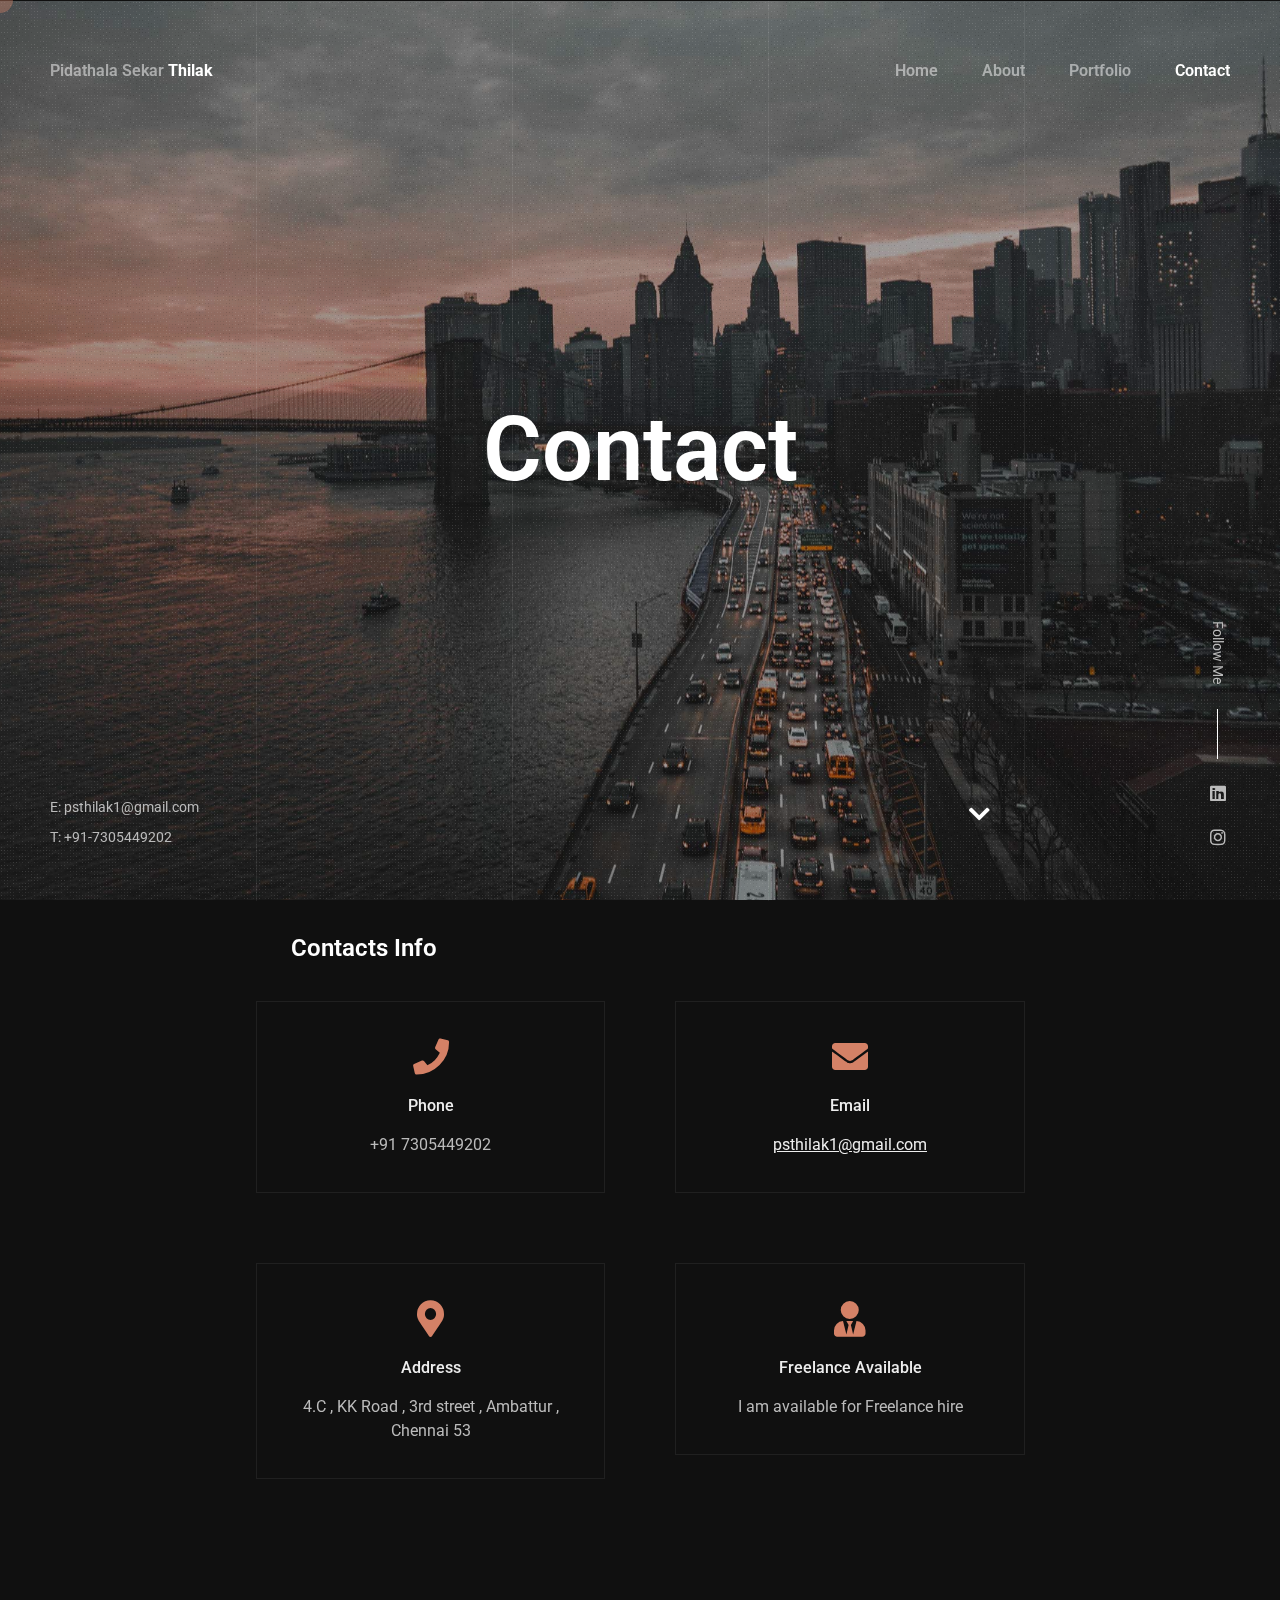
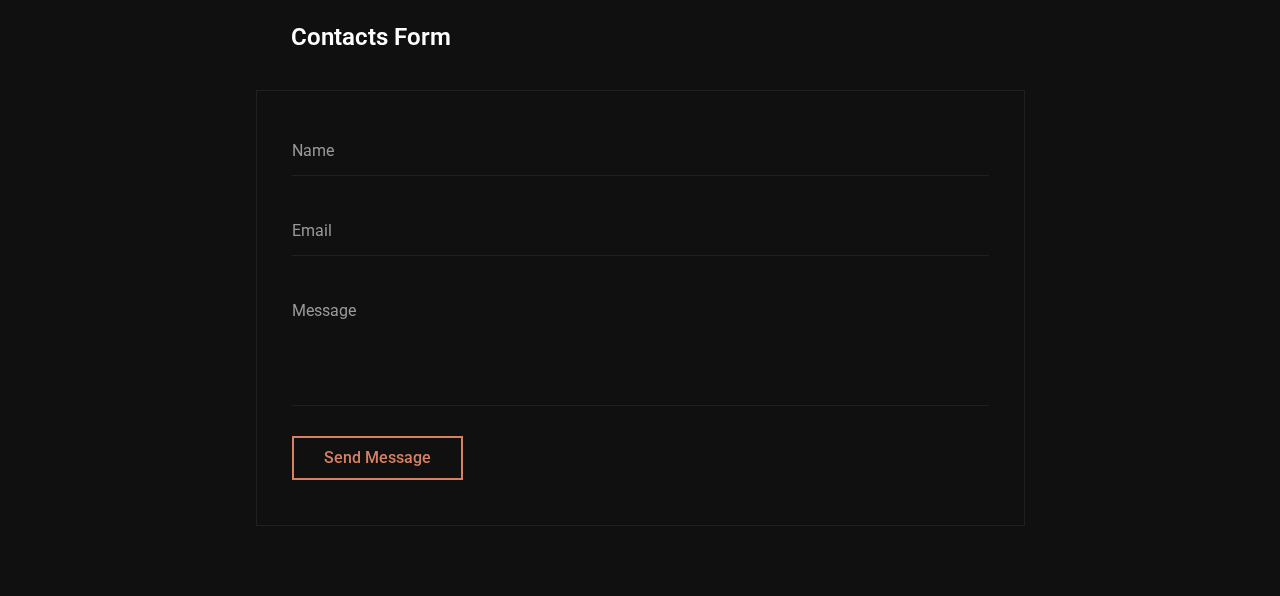
<file: contacts.html>
<!doctype html>
<html lang="en-US">
<head>

	<!-- Meta -->
	<meta charset="UTF-8">
	<meta name="viewport" content="width=device-width, initial-scale=1, maximum-scale=1" />
	<meta name="description" content="CV & Resume Template" />
	<meta name="keywords" content="vcard, resposnive, resume, personal, card, cv, cvio, portfolio" />
	<meta name="author" content="beshleyua" />

	<!-- Title -->
	<title>Contact | Thilak - Portfolio</title>

	<!-- Fonts -->
	<link href="https://fonts.googleapis.com/css?family=Roboto:100,100i,300,300i,400,400i,500,500i,700,700i,900,900i&display=swap&subset=cyrillic" rel="stylesheet">

	<!-- Styles -->
	<link rel="stylesheet" href="css/basic.css" />
	<link rel="stylesheet" href="css/layout.css" />
	<link rel="stylesheet" href="css/magnific-popup.css" />
	<link rel="stylesheet" href="css/animate.css" />
	<link rel="stylesheet" href="css/jarallax.css" />
	<link rel="stylesheet" href="css/swiper.css" />
	<link rel="stylesheet" href="css/fontawesome.css" />
	<link rel="stylesheet" href="css/brands.css" />
	<link rel="stylesheet" href="css/solid.css" />
	<link rel="stylesheet" href="css/theme-colors/brown.css" />

	<!-- Theme Colors
	<link rel="stylesheet" href="css/theme-colors/blue.css" />
	<link rel="stylesheet" href="css/theme-colors/green.css" />
	<link rel="stylesheet" href="css/theme-colors/orange.css" />
	<link rel="stylesheet" href="css/theme-colors/brown.css" />
	<link rel="stylesheet" href="css/theme-colors/purple.css" />
	<link rel="stylesheet" href="css/theme-colors/red.css" />
	<link rel="stylesheet" href="css/theme-colors/beige.css" />
	<link rel="stylesheet" href="css/theme-colors/green_light.css" />
	<link rel="stylesheet" href="css/theme-colors/yellow.css" />
	<link rel="stylesheet" href="css/theme-colors/yellow_light.css" />
	-->
		
	<!--[if lt IE 9]>
	<script src="http://css3-mediaqueries-js.googlecode.com/svn/trunk/css3-mediaqueries.js"></script>
	<script src="http://html5shim.googlecode.com/svn/trunk/html5.js"></script>
	<![endif]-->

	<link rel="shortcut icon" href="images/favicons/favvv11.jpg">

</head>

<body>

	<!-- Preloader -->
	<div class="preloader">
		<div class="centrize full-width">
			<div class="vertical-center">
				<div class="spinner">
					<div class="double-bounce1"></div>
					<div class="double-bounce2"></div>
				</div>
			</div>
		</div>
	</div>
	
	<!-- Container -->
	<div class="container">

		<!-- Cursor -->
		<div class="cursor-follower"></div>
	
		<!-- Header -->
		<header class="header">
			<div class="head-top">

				<!-- menu button -->
				<a href="#" class="menu-btn"><span></span></a>

				<!-- logo -->
				<div class="logo hover-masks-logo">
					<a href="index.html">
						<span class="mask-lnk">Pidathala Sekar <strong>Thilak</strong></span>
						<span class="mask-lnk mask-lnk-hover">Pidathala Sekar <strong>Thilak</strong></span>
					</a>
				</div>
				
				<!-- top menu -->						
				<div class="top-menu hover-masks">
					<div class="top-menu-nav">	
						<div class="menu-topmenu-container">
							<ul class="menu">
								<li class="menu-item menu-item-has-children">
									<a href="index.html">Home</a>
								</li>
								<li class="menu-item menu-item-has-children">
									<a href="resume_image.html">About</a>
								</li>
								<li class="menu-item menu-item-has-children">
									<a href="works_creative.html">Portfolio</a>
								</li>
								<li class="menu-item menu-item-has-children current-menu-item">
									<a href="contacts.html">Contact</a>
									</ul>
								</li>
							</ul>
						</div>
					</div>
				</div>
			</div>
		</header>
		
		<!-- Wrapper -->
		<div class="wrapper">

			<!-- Section Started -->
			<div class="section started section-title" id="section-started">

				<!-- background -->
				<div class="video-bg jarallax" style="background-image: url(images/Contact\ -\ 1.jpg);">
					<div class="video-bg-mask"></div>
					<div class="video-bg-texture" id="grained_container"></div>
				</div>

				<!-- started content -->
				<div class="centrize full-width">
					<div class="vertical-center">
						<div class="started-content">
							<h1 class="h-title">Contact</h1>
							<div class="h-subtitles">
								<div class="h-subtitle typing-bread">
									<p class="breadcrumbs">
										<a href="index.html">Home</a> / Contacts
									</p>
								</div>
								<span class="typed-bread"></span>
							</div>
						</div>
					</div>
				</div>

				<!-- mosue button -->
				<a href="#" class="mouse_btn" style="display: none;"><span class="icon fas fa-chevron-down"></span></a>

			</div>

			<!-- Section Contacts Info -->
			<div class="section contacts" id="section-contacts-info">
				<div class="content">

					<!-- title -->
					<div class="title">
						<div class="title_inner">Contacts Info</div>
					</div>

					<!-- contacts items -->
					<div class="service-items">

						<div class="service-col">
							<div class="service-item content-box">
								<div class="icon"><span class="fas fa-phone"></span></div>
								<div class="name">Phone</div>
								<div class="text">+91 7305449202</div>
							</div>
						</div>
						
						<div class="service-col">
							<div class="service-item content-box">
								<div class="icon"><span class="fas fa-envelope"></span></div>
								<div class="name">Email</div>
								<div class="text"><a href="mailto:steve-pearson@gmail.com">psthilak1@gmail.com</a></div>
							</div>
						</div>

						<div class="service-col">
							<div class="service-item content-box">
								<div class="icon"><span class="fas fa-map-marker-alt"></span></div>
								<div class="name">Address</div>
								<div class="text">4.C , KK Road , 3rd street , Ambattur , Chennai 53</div>
							</div>
						</div>

						<div class="service-col">
							<div class="service-item content-box">
								<div class="icon"><span class="fas fa-user-tie"></span></div>
								<div class="name">Freelance Available</div>
								<div class="text">I am available for Freelance hire</div>
							</div>
						</div>

					</div>

					<div class="clear"></div>
				</div>
			</div>

			<!-- Section Contacts Form -->
			<div class="section contacts" id="section-contacts">
				<div class="content">

					<!-- title -->
					<div class="title">
						<div class="title_inner">Contacts Form</div>
					</div>

					<!-- form -->
					<div class="contact_form content-box">
						<form id="cform" method="post">
							<div class="group-val">
   								<input type="text" name="name" placeholder="Name" />
							</div>
							<div class="group-val">
								<input type="email" name="email" placeholder="Email" />
							</div>
							<div class="group-val ct-gr">
								<textarea name="message" placeholder="Message"></textarea>
							</div>
							<div class="group-bts">
								<button type="submit" class="btn hover-animated">
									<span class="circle"></span>
									<span class="lnk">Send Message</span>
								</button>
							</div>
						</form>
						<div class="alert-success">
							<p>Thanks, your message is sent successfully.</p>
						</div>
					</div>

				</div>
				<div class="clear"></div>
			</div>

		</div>
		
		<!-- Footer -->
		<footer class="footer">
			<div class="copy">
				<p>E: psthilak1@gmail.com</p>
				<p>T: +91-7305449202</p>
			</div>
			<div class="soc-box">
				<div class="follow-label">Follow Me</div>
				<div class="soc">
					<a target="_blank" href="https://www.linkedin.com/in/thilak-ps-552488185/">
						<span class="icon fab fa-linkedin"></span>
					</a>
					<a target="_blank" href="https://www.instagram.com/flash_grafx/">
						<span class="icon fab fa-instagram"></span>
					</a>
				</div>
			</div>
			<div class="clear"></div>
		</footer>

		<!-- Lines -->
		<div class="lines">
			<div class="line-col"></div>
			<div class="line-col"></div>
			<div class="line-col"></div>
			<div class="line-col"></div>
			<div class="line-col"></div>
		</div>
		
	</div>

	<!-- Scripts -->
	<script src="js/jquery.min.js"></script>
	<script src="js/jquery.validate.js"></script>
	<script src="js/magnific-popup.js"></script>
	<script src="js/simpleParallax.js"></script>
	<script src="js/typed.js"></script>
	<script src="js/jarallax.js"></script>
	<script src="js/jarallax-video.js"></script>
	<script src="js/jarallax-element.js"></script>
	<script src="js/imagesloaded.pkgd.js"></script>
	<script src="js/isotope.pkgd.js"></script>
	<script src="js/swiper.js"></script>
	<script src="js/grained.js"></script>
	<script src="js/scripts.js"></script>

</body>
</html>
</file>
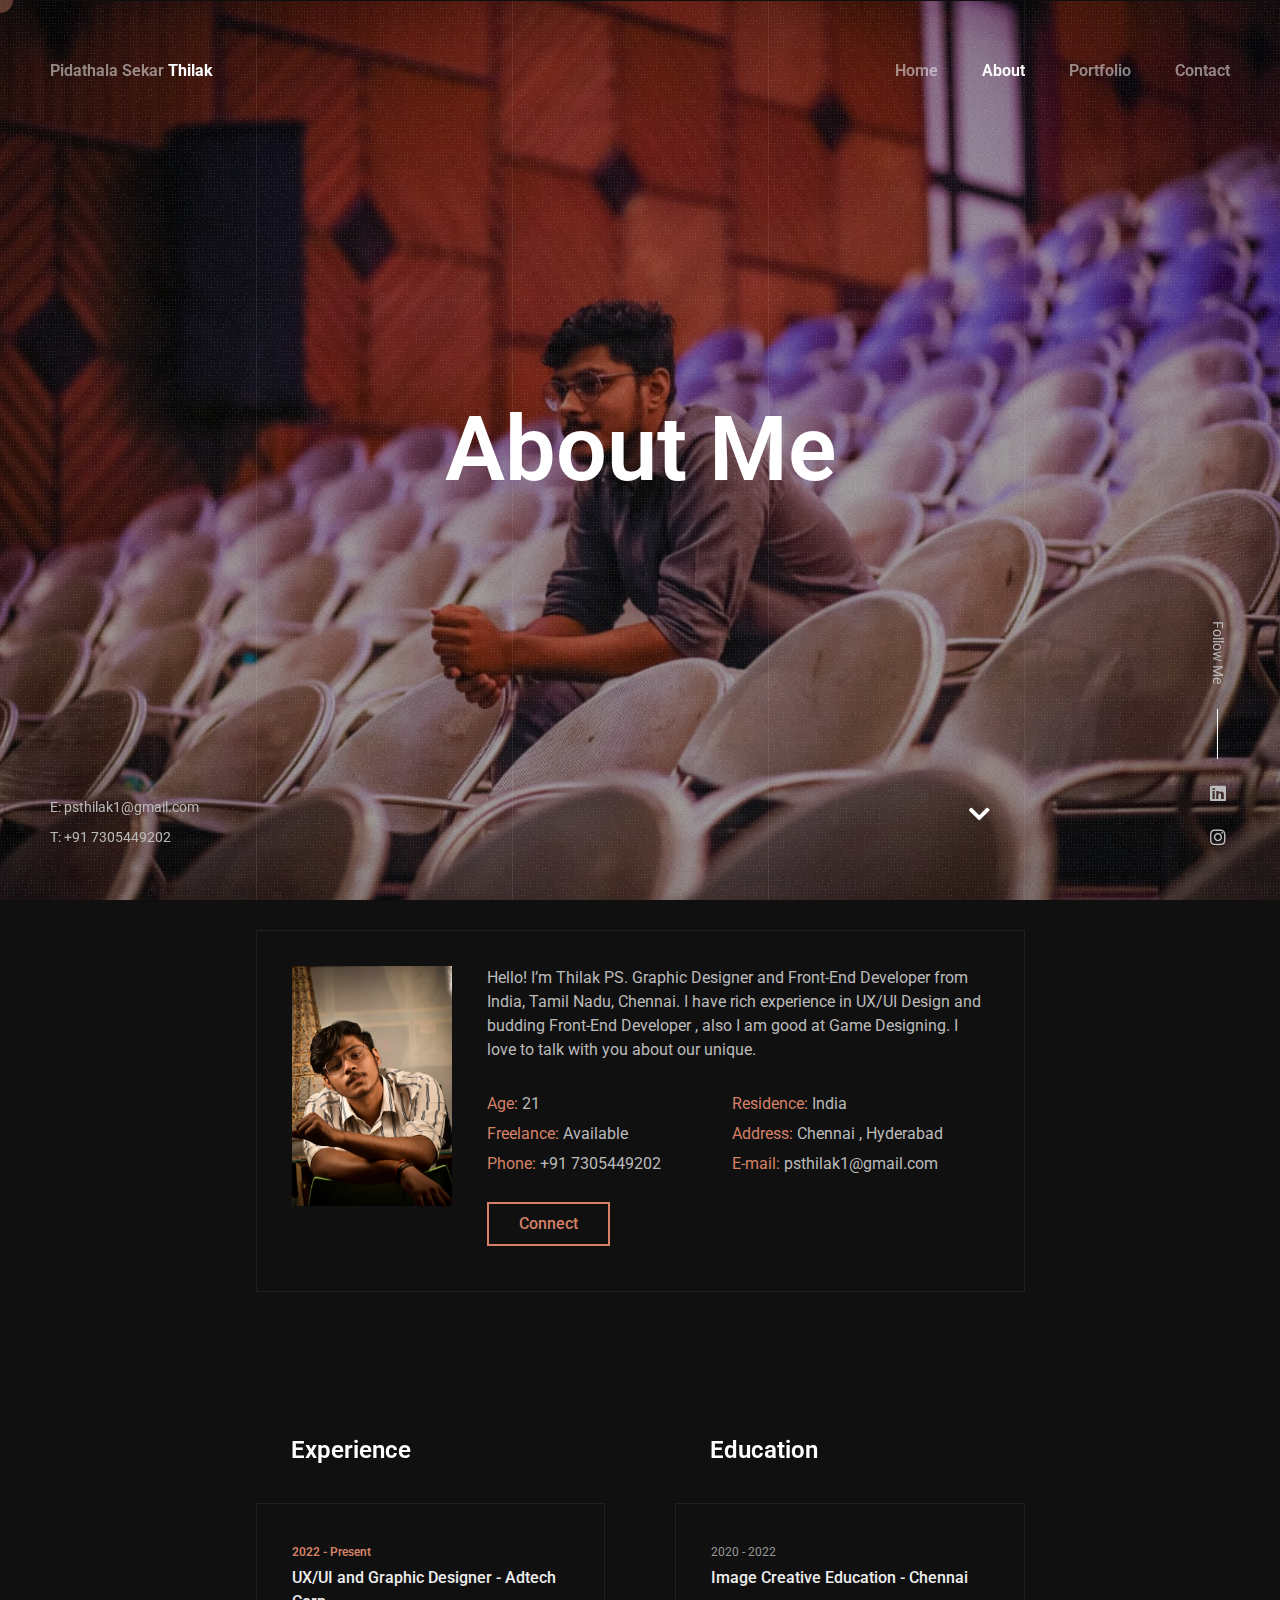
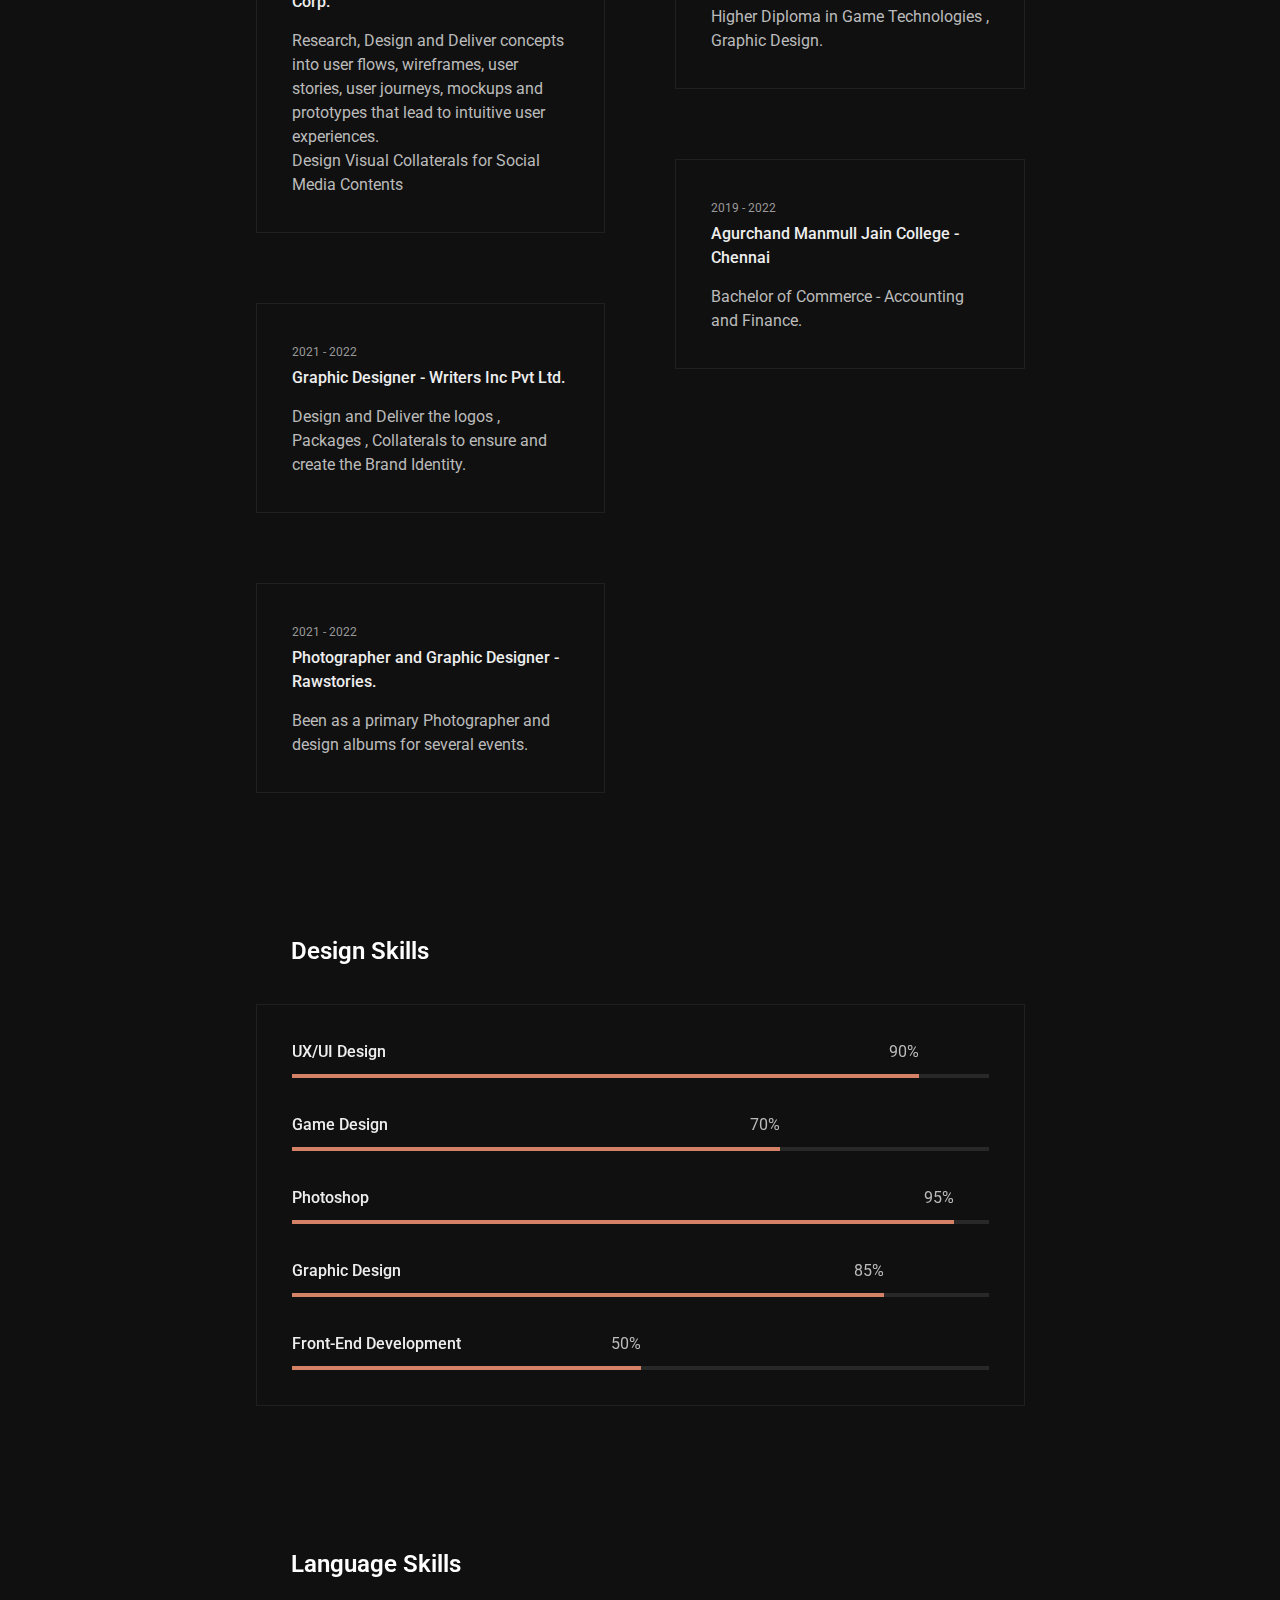
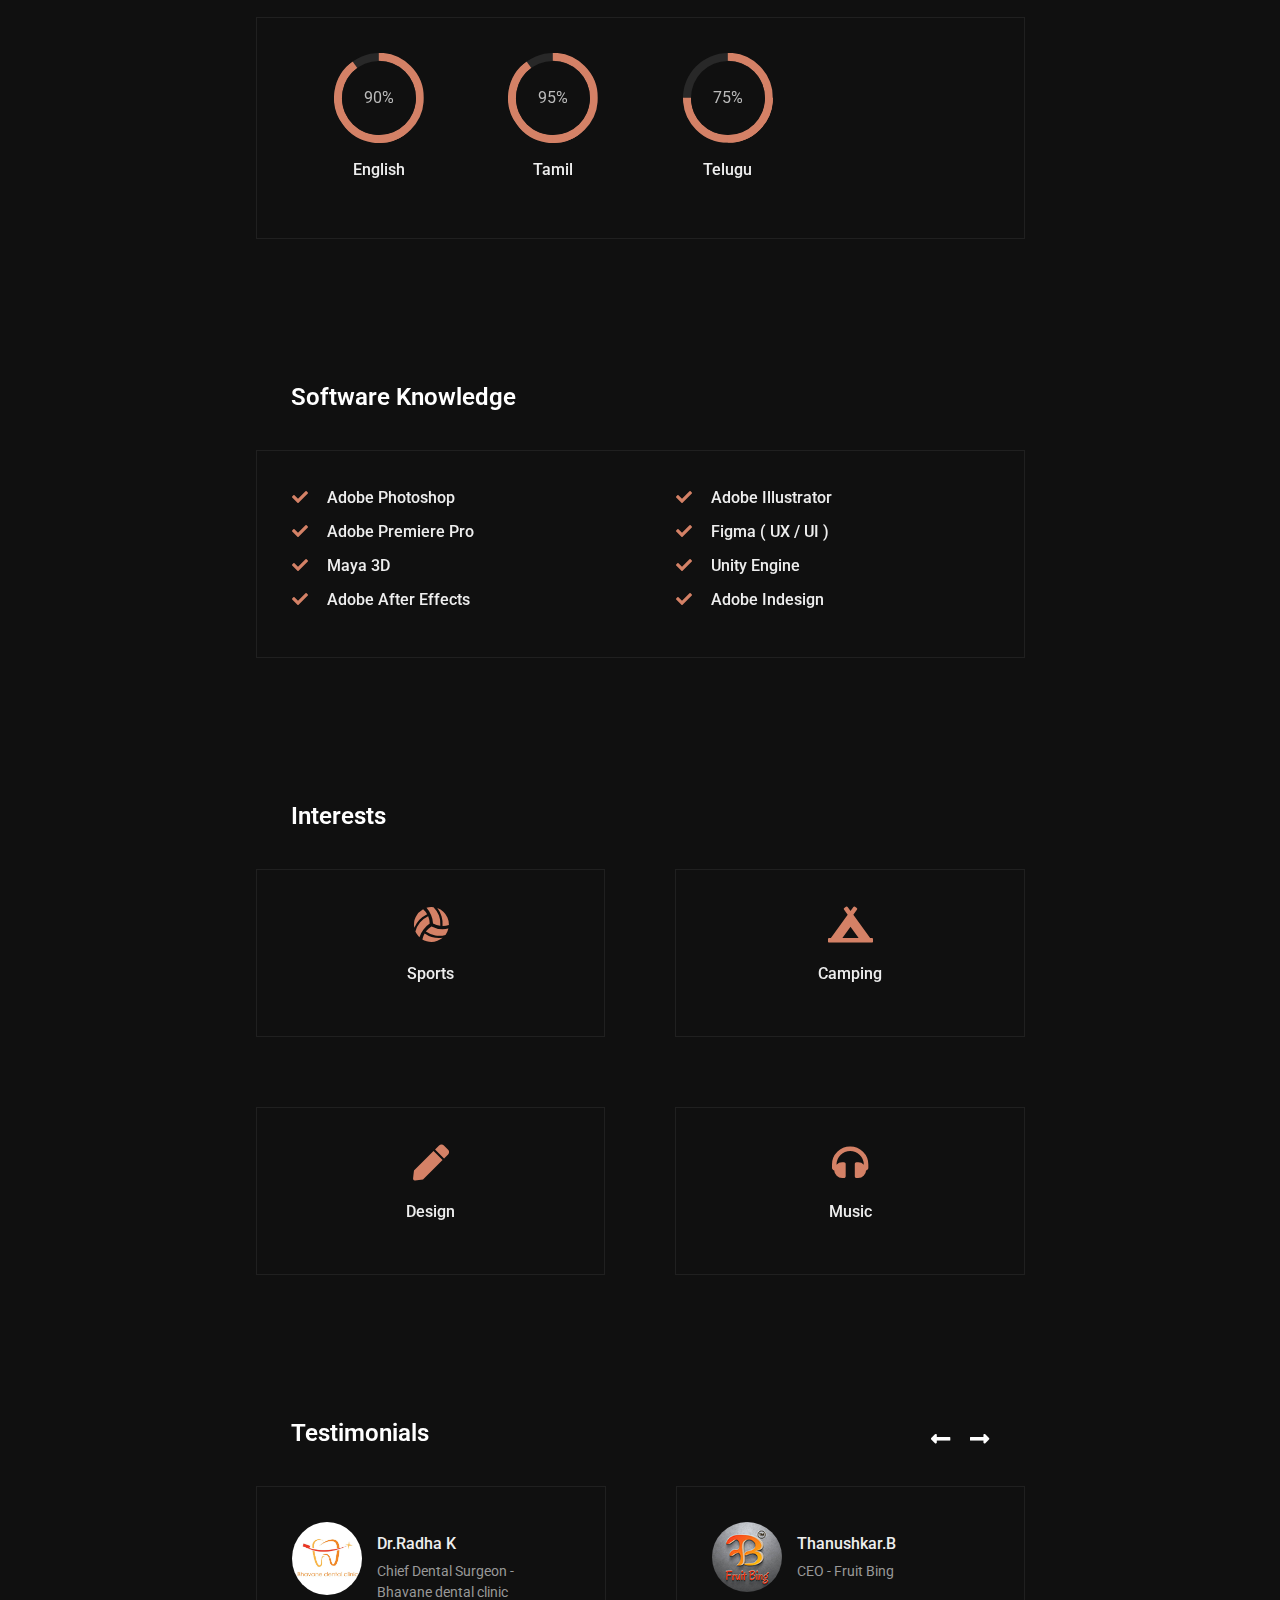
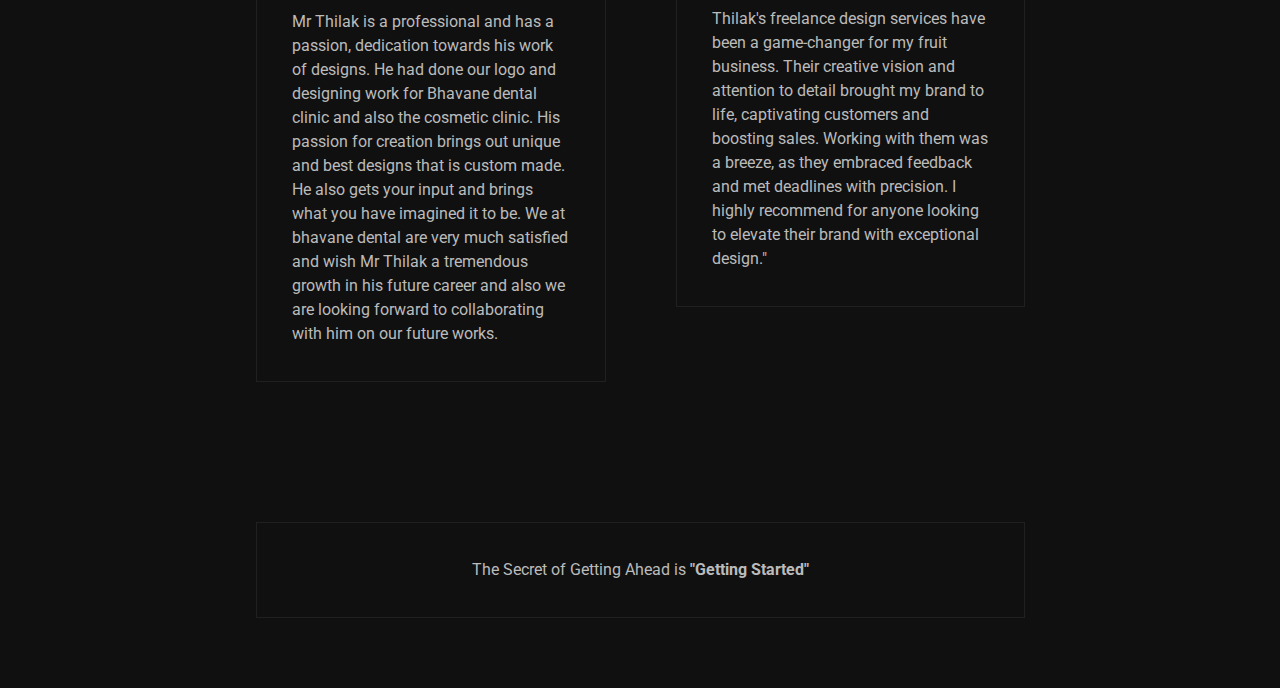
<file: resume_image.html>
<!doctype html>
<html lang="en-US">
<head>

	<!-- Meta -->
	<meta charset="UTF-8">
	<meta name="viewport" content="width=device-width, initial-scale=1, maximum-scale=1" />
	<meta name="description" content="CV & Resume Template" />
	<meta name="keywords" content="vcard, resposnive, resume, personal, card, cv, cvio, portfolio" />
	<meta name="author" content="beshleyua" />

	<!-- Title -->
	<title>About | Thilak - Portfolio</title>

	<!-- Fonts -->
	<link href="https://fonts.googleapis.com/css?family=Roboto:100,100i,300,300i,400,400i,500,500i,700,700i,900,900i&display=swap&subset=cyrillic" rel="stylesheet">

	<!-- Styles -->
	<link rel="stylesheet" href="css/basic.css" />
	<link rel="stylesheet" href="css/layout.css" />
	<link rel="stylesheet" href="css/magnific-popup.css" />
	<link rel="stylesheet" href="css/animate.css" />
	<link rel="stylesheet" href="css/jarallax.css" />
	<link rel="stylesheet" href="css/swiper.css" />
	<link rel="stylesheet" href="css/fontawesome.css" />
	<link rel="stylesheet" href="css/brands.css" />
	<link rel="stylesheet" href="css/solid.css" />
	<link rel="stylesheet" href="css/theme-colors/brown.css" />

	<!-- Theme Colors
	<link rel="stylesheet" href="css/theme-colors/blue.css" />
	<link rel="stylesheet" href="css/theme-colors/green.css" />
	<link rel="stylesheet" href="css/theme-colors/orange.css" />
	<link rel="stylesheet" href="css/theme-colors/brown.css" />
	<link rel="stylesheet" href="css/theme-colors/purple.css" />
	<link rel="stylesheet" href="css/theme-colors/red.css" />
	<link rel="stylesheet" href="css/theme-colors/beige.css" />
	<link rel="stylesheet" href="css/theme-colors/green_light.css" />
	<link rel="stylesheet" href="css/theme-colors/yellow.css" />
	<link rel="stylesheet" href="css/theme-colors/yellow_light.css" />
	-->
		
	<!--[if lt IE 9]>
	<script src="http://css3-mediaqueries-js.googlecode.com/svn/trunk/css3-mediaqueries.js"></script>
	<script src="http://html5shim.googlecode.com/svn/trunk/html5.js"></script>
	<![endif]-->

	<link rel="shortcut icon" href="images/favicons/favvv11.jpg">

</head>

<body>

	<!-- Preloader -->
	<div class="preloader">
		<div class="centrize full-width">
			<div class="vertical-center">
				<div class="spinner">
					<div class="double-bounce1"></div>
					<div class="double-bounce2"></div>
				</div>
			</div>
		</div>
	</div>
	
	<!-- Container -->
	<div class="container">

		<!-- Cursor -->
		<div class="cursor-follower"></div>
	
		<!-- Header -->
		<header class="header">
			<div class="head-top">

				<!-- menu button -->
				<a href="#" class="menu-btn"><span></span></a>

				<!-- logo -->
				<div class="logo hover-masks-logo">
					<a href="index.html">
						<span class="mask-lnk">Pidathala Sekar <strong>Thilak</strong></span>
						<span class="mask-lnk mask-lnk-hover">Pidathala Sekar <strong>Thilak</strong></span>
					</a>
				</div>
				
				<!-- top menu -->						
				<div class="top-menu hover-masks">
					<div class="top-menu-nav">	
						<div class="menu-topmenu-container">
							<ul class="menu">
								<li class="mmenu-item menu-item-has-children">
									<a href="index.html">Home</a>
								</li>
								<li class="menu-item menu-item-has-children current-menu-item">
									<a href="resume_image.html">About</a>
								</li>
								<li class="menu-item menu-item-has-children">
									<a href="works_creative.html">Portfolio</a>
								</li>
								<li class="menu-item menu-item-has-children">
									<a href="contacts.html">Contact</a>
									</ul>
								</li>
							</ul>
						</div>
					</div>
				</div>
			</div>
		</header>
		
		<!-- Wrapper -->
		<div class="wrapper">

			<!-- Section Started -->
			<div class="section started section-title" id="section-started">

				<!-- background -->
				<div class="video-bg jarallax" style="background-image: url(images/Thilak\ About\ Image.jpeg);">
					<div class="video-bg-mask"></div>
					<div class="video-bg-texture" id="grained_container"></div>
				</div>

				<!-- started content -->
				<div class="centrize full-width">
					<div class="vertical-center">
						<div class="started-content">
							<h1 class="h-title">About Me</h1>
							<div class="h-subtitles">
								<div class="h-subtitle typing-bread">
									<p class="breadcrumbs">
										<a href="index.html">Home</a> / Resume
									</p>
								</div>
								<span class="typed-bread"></span>
							</div>
						</div>
					</div>
				</div>

				<!-- mosue button -->
				<a href="#" class="mouse_btn" style="display: none;"><span class="icon fas fa-chevron-down"></span></a>

			</div>

			<!-- Section About -->
			<div class="section about" id="section-about">
				<div class="content content-box">

					<!-- image -->
					<div class="image">
						<img src="images/thii.jpg" alt="" />
					</div>

					<!-- desc -->
					<div class="desc">
						<p>Hello! I’m Thilak PS. Graphic Designer and Front-End Developer from India, Tamil Nadu, Chennai. I have rich experience in UX/UI Design and budding Front-End Developer , also I am good at Game Designing. I love to talk with you about our unique.</p>
						<div class="info-list">
							<ul>
								<li><strong>Age:</strong> 21</li>
								<li><strong>Residence:</strong> India</li>
								<li><strong>Freelance:</strong> Available</li>
								<li><strong>Address:</strong> Chennai , Hyderabad</li>
								<li><strong>Phone:</strong> +91 7305449202</li>
								<li><strong>E-mail:</strong> psthilak1@gmail.com</li>
							</ul>
						</div>
						<div class="bts">
							<a href="https://www.linkedin.com/in/thilak-ps-552488185/" class="btn hover-animated">
								<span class="circle"></span>
								<span class="lnk">Connect</span>
							</a>
						</div>
					</div>

					<div class="clear"></div>
				</div>
			</div>

			<!-- Section Service -->
			

			<!-- Section Resume -->
			<div class="section resume" id="section-history">
				<div class="content">
					<div class="cols">

						<div class="col col-md">

							<!-- title -->
							<div class="title">
								<div class="title_inner">Experience</div>
							</div>
							
							<!-- resume items -->
							<div class="resume-items">
								
								<div class="resume-item content-box active">
									<div class="date">2022 - Present</div>
									<div class="name">UX/UI and Graphic Designer - Adtech Corp.</div>
									<div class="text"> Research, Design and Deliver concepts into user flows, wireframes, user stories, user journeys, mockups and prototypes that lead to intuitive user experiences.<br>
										Design Visual Collaterals for Social Media Contents
									</div>
								</div>

								<div class="resume-item content-box">
									<div class="date">2021 - 2022</div>
									<div class="name">Graphic Designer - Writers Inc Pvt Ltd.</div>
									<div class="text">Design and Deliver the logos , Packages , Collaterals to ensure and create the Brand Identity.</div>
								</div>

								<div class="resume-item content-box">
									<div class="date">2021 - 2022</div>
									<div class="name">Photographer and Graphic Designer - Rawstories.</div>
									<div class="text">Been as a primary Photographer and design albums for several events.</div>
								</div>

							</div>

						</div>
						
						<div class="col col-md">

							<!-- title -->
							<div class="title">
								<div class="title_inner">Education</div>
							</div>
							
							<!-- resume items -->
							<div class="resume-items">

								<div class="resume-item content-box">
									<div class="date">2020 - 2022</div>
									<div class="name">Image Creative Education - Chennai</div>
									<div class="text">Higher Diploma in Game Technologies , Graphic Design.</div>
								</div>

								<div class="resume-item content-box">
									<div class="date">2019 - 2022</div>
									<div class="name">Agurchand Manmull Jain College - Chennai</div>
									<div class="text">Bachelor of Commerce - Accounting and Finance.</div>
								</div>

							</div>
						</div>

					</div>
				</div>
			</div>

			<!-- Section Design Skills -->
			<div class="section skills" id="section-skills">
				<div class="content">

					<!-- title -->
					<div class="title">
						<div class="title_inner">Design Skills</div>
					</div>

					<!-- skills items -->
					<div class="skills percent content-box">
						<ul>
							<li> 
								<div class="name">UX/UI Design</div>
								<div class="progress ">
									<div class="percentage" style="width: 90%;">
										<span class="percent">90%</span>
									</div>
								</div>
							</li>
							<li> 
								<div class="name">Game Design</div>
								<div class="progress ">
									<div class="percentage" style="width: 70%;">
										<span class="percent">70%</span>
									</div>
								</div>
							</li>
							<li> 
								<div class="name">Photoshop</div>
								<div class="progress ">
									<div class="percentage" style="width: 95%;">
										<span class="percent">95%</span>
									</div>
								</div>
							</li>
							<li>
								<div class="name">Graphic Design</div>
								<div class="progress ">
									<div class="percentage" style="width: 85%;">
										<span class="percent">85%</span>
									</div>
								</div>
							</li>
							<li>
								<div class="name">Front-End Development</div>
								<div class="progress ">
									<div class="percentage" style="width: 50%;">
										<span class="percent">50%</span>
									</div>
								</div>
							</li>
						</ul>
					</div>

				</div>
			</div>



			<!-- Section Coding Skills -->
			<div class="section skills" id="section-skills-code">
				<div class="content">
					
					<!-- title -->
					<div class="title">
						<div class="title_inner">Language Skills</div>
					</div>

					<!-- skills items -->
					<div class="skills circles content-box">
						<ul>
							<div class="contentcenter">
							<li> 
								<div class="name">English</div>
								<div class="progress p90"> <!-- p90 = 90% circle fill color -->
									<div class="percentage">
										<span class="percent">90%</span>
									</div>
									<span>90%</span>
								</div>
							</li>
							<li> 
								<div class="name">Tamil</div>
								<div class="progress p90"> <!-- p75 = 75% circle fill color -->
									<div class="percentage">
										<span class="percent">90%</span>
									</div>
									<span>95%</span>
								</div>
							</li>
							<li> 
								<div class="name">Telugu</div>
								<div class="progress p75"> <!-- p85 = 85% circle fill color -->
									<div class="percentage">
										<span class="percent">75%</span>
									</div>
									<span>75%</span>
								</div>
							</li>
						</div>
						</ul>
					</div>

				</div>
			</div>

			<!-- Section Knowladge Skills -->
			<div class="section skills" id="section-skills-know">
				<div class="content">

					<!-- title -->
					<div class="title">
						<div class="title_inner">Software Knowledge</div>
					</div>

					<!-- skills -->
					<div class="skills list content-box">
						<ul>
							<div>
								<li> 
									<div class="name">Adobe Photoshop</div>
								</li>
								<li> 
									<div class="name">Adobe Illustrator</div>
								</li>
								<li> 
									<div class="name">Adobe Premiere Pro</div>
								</li>
								<li> 
									<div class="name">Figma ( UX / UI )</div>
								</li>
								<li> 
									<div class="name">Maya 3D</div>
								</li>
								<li> 
									<div class="name">Unity Engine</div>
								</li>
								<li> 
									<div class="name">Adobe After Effects</div>
								</li>
								<li> 
									<div class="name">Adobe Indesign</div>
								</li>
							</div>
						</ul>
					</div>

				</div>
			</div>

			<!-- Section Interests -->
			<div class="section service" id="section-interests">
				<div class="content">

					<!-- title -->
					<div class="title">
						<div class="title_inner">Interests</div>
					</div>

					<!-- interests items -->
					<div class="service-items">

						<div class="service-col">
							<div class="service-item content-box">
								<div class="icon"><span class="fas fa-volleyball-ball"></span></div>
								<div class="name">Sports</div>
							</div>
						</div>

						<div class="service-col">
							<div class="service-item content-box">
								<div class="icon"><span class="fas fa-campground"></span></div>
								<div class="name">Camping</div>
							</div>
						</div>

						<div class="service-col">
							<div class="service-item content-box">
								<div class="icon"><span class="fas fa-pen"></span></div>
								<div class="name">Design</div>
							</div>
						</div>

						<div class="service-col">
							<div class="service-item content-box">
								<div class="icon"><span class="fas fa-headphones"></span></div>
								<div class="name">Music</div>
							</div>
						</div>

					</div>

					<div class="clear"></div>
				</div>
			</div>

			<!-- Section Testimonials -->
			<div class="section testimonials" id="section-testimonials">
				<div class="content">

					<!-- title -->
					<div class="title">
						<div class="title_inner">Testimonials</div>
					</div>

					<!-- testimonials items -->
					<div class="reviews-carousel">
						<div class="swiper-container">
							<div class="swiper-wrapper">

								<div class="swiper-slide">
									<div class="reviews-item content-box">
										<div class="image">
											<img src="images/bhavane-dental-.jpeg" alt="">
										</div>
										<div class="info">
											<div class="name">Dr.Radha K</div>
											<div class="company">Chief Dental Surgeon - Bhavane dental clinic
												</div>
										</div>
										<div class="text">
											Mr Thilak is a professional and has a passion, dedication towards his work of designs. He had done our logo and designing work for Bhavane dental clinic and also the cosmetic clinic. His passion for creation brings out unique and best designs that is custom made. He also gets your input and brings what you have imagined it to be. We at bhavane dental are very much satisfied and wish Mr Thilak a tremendous growth in his future career and also we are looking forward to collaborating with him on our future works.
										</div>
									</div>
								</div>

								<div class="swiper-slide">
									<div class="reviews-item content-box">
										<div class="image">
											<img src="images/Fruitbing.jpg" alt="">
										</div>
										<div class="info">
											<div class="name">Thanushkar.B</div>
											<div class="company">CEO - Fruit Bing</div>
										</div>
										<div class="text">
											Thilak's freelance design services have been a game-changer for my fruit business. Their creative vision and attention to detail brought my brand to life, captivating customers and boosting sales. Working with them was a breeze, as they embraced feedback and met deadlines with precision. I highly recommend for anyone looking to elevate their brand with exceptional design."
										</div>
									</div>
								</div>

							</div>
						</div>

						<!-- navigation -->
						<div class="swiper-nav">
							<a class="prev swiper-button-prev fas fa-long-arrow-alt-left"></a>
							<a class="next swiper-button-next fas fa-long-arrow-alt-right"></a>
						</div>

					</div>
					
				</div>
			</div>

			

			<!-- Section Custom Text -->
			<div class="section custom-text" id="section-custom-text">
				<div class="content">

					<!-- clients items -->
					<div class="content-box">
						<div class="single-post-text" style="text-align: center;">
							<p>
								The Secret of Getting Ahead is <b>"Getting Started"</b>
							</p>
						</div>
					</div>
					
					<div class="clear"></div>
				</div>
			</div>

		</div>
		
		<!-- Footer -->
		<footer class="footer">
			<div class="copy">
				<p>E: psthilak1@gmail.com</p>
				<p>T: +91 7305449202</p>
			</div>
			<div class="soc-box">
				<div class="follow-label">Follow Me</div>
				<div class="soc">
					<a target="_blank" href="https://www.linkedin.com/in/thilak-ps-552488185/">
						<span class="icon fab fa-linkedin"></span>
					</a>
					<a target="_blank" href="https://www.instagram.com/flash_grafx/">
						<span class="icon fab fa-instagram"></span>
					</a>
				</div>
			</div>
			<div class="clear"></div>
		</footer>

		<!-- Lines -->
		<div class="lines">
			<div class="line-col"></div>
			<div class="line-col"></div>
			<div class="line-col"></div>
			<div class="line-col"></div>
			<div class="line-col"></div>
		</div>
		
	</div>

	<!-- Scripts -->
	<script src="js/jquery.min.js"></script>
	<script src="js/jquery.validate.js"></script>
	<script src="js/magnific-popup.js"></script>
	<script src="js/simpleParallax.js"></script>
	<script src="js/typed.js"></script>
	<script src="js/jarallax.js"></script>
	<script src="js/jarallax-video.js"></script>
	<script src="js/jarallax-element.js"></script>
	<script src="js/imagesloaded.pkgd.js"></script>
	<script src="js/isotope.pkgd.js"></script>
	<script src="js/swiper.js"></script>
	<script src="js/grained.js"></script>
	<script src="js/scripts.js"></script>

</body>
</html>
</file>
<file: css/basic.css>
/**
*	Cvio - Resume/CV Template (HTML)
*	Version: 1.1
*	Author: beshleyua
*	Author URL: http://themeforest.net/user/beshleyua
*	Copyright © Cvio by beshleyua. All Rights Reserved.
**/

/* TABLE OF CONTENTS
	- Basic
	- Preloader
	- Container
	- Columns
	- Typography
	- Links
	- Buttons
	- Forms
	- Lists
	- Code
	- Tables
	- Alignment
	- Text Formating
	- Blockquote
	- Animations
*/

/* - Basic */
html {
	margin-right: 0 !important;
}

body {
	margin: 0;
	padding: 0;
	border: none;
	font-family: "Roboto";
	font-size: 16px;
	line-height: 1.5;
	color: #bbb;
	background: #101010;
	letter-spacing: 0;
	font-weight: 400;
	-webkit-font-smoothing: antialiased;
	-moz-osx-font-smoothing: grayscale;
	text-rendering: optimizeLegibility;
}

body.scroll_hidden {
	overflow: hidden;
	height: 100vh;
}

* {
	box-sizing: border-box;
	-webkit-box-sizing: border-box;
}

.clear {
	clear: both;
}

.cursor-follower {
	margin: -13px 0 0 -13px;
	position: absolute;
	background: #4bffa5;
	width: 26px;
	height: 26px;
	-webkit-transition: transform 1s cubic-bezier(0.02, 1.2, 0.8, 1), opacity 0.25s ease;
	transition: transform 1s cubic-bezier(0.02, 1.2, 0.8, 1), opacity 0.25s ease;
	opacity: 0.4;
	z-index: 1111;
	pointer-events: none;
	border-radius: 50%;
	-moz-border-radius: 50%;
	-webkit-border-radius: 50%;
	-khtml-border-radius: 50%;
}

.cursor-follower.hide {
	opacity: 0 !important;
}

@media (max-width: 1199px) {
	.cursor-follower {
		display: none;
	}
}
/* - Preloader */
.preloader {
	position: fixed;
	top: 0;
	left: 0;
	right: 0;
	bottom: 0;
	text-align: center;
	z-index: 11111;
}
.preloader .spinner {
	position: absolute;
	left: 50%;
	top: 0;
	width: 1px;
	height: 100%;
}
.preloader .spinner .double-bounce1, .preloader .spinner .double-bounce2 {
	position: absolute;
	top: 0;
	left: 0;
	width: 100%;
	height: 100%;
}
.preloader .spinner .double-bounce2 {
	background: rgba(255, 255, 255, 0.5);
	height: 0;
	-webkit-animation: loading 2.0s infinite ease-in-out;
	animation: loading 2.0s infinite ease-in-out;
}

/* - Container */
.container {
	position: relative;
	margin: 0;
	overflow: hidden;
}

.container:before {
	pointer-events: none;
	z-index: 12;
}

.lines {
	position: fixed;
	top: 0;
	left: 0;
	width: 100%;
	height: 100vh;
	font-size: 0;
	pointer-events: none;
	z-index: 1111;
}
.lines.no-lines .line-col:before {
	opacity: 0;
}

.lines .line-col {
	position: relative;
	display: inline-block;
	vertical-align: top;
	width: 20%;
	height: 100vh;
}

.lines .line-col:first-child:before {
	background: transparent;
}

.lines .line-col:first-child:after {
	left: auto;
	right: 0;
	width: 1000%;
}

.lines .line-col:first-child .line {
	display: none;
}

.lines .line-col:last-child:after {
	left: 0;
	right: auto;
	width: 1000%;
}

.lines .line-col:nth-child(1):before {
	-o-transition-delay: 2.9s;
	-webkit-transition-delay: 2.9s;
	transition-delay: 2.9s;
}

.lines .line-col:nth-child(1):after {
	top: 0;
	bottom: auto;
	-webkit-transition-delay: 0.9s;
	-o-transition-delay: 0.9s;
	transition-delay: 0.9s;
}

.lines .line-col:nth-child(2):before {
	-o-transition-delay: 2.7s;
	-webkit-transition-delay: 2.7s;
	transition-delay: 2.7s;
}

.lines .line-col:nth-child(2):after {
	top: auto;
	bottom: 0;
	-webkit-transition-delay: 0.7s;
	-o-transition-delay: 0.7s;
	transition-delay: 0.7s;
}

.lines .line-col:nth-child(3):before {
	-o-transition-delay: 2.2s;
	-webkit-transition-delay: 2.2s;
	transition-delay: 2.2s;
}

.lines .line-col:nth-child(3):after {
	top: 0;
	bottom: auto;
	-webkit-transition-delay: 0.2s;
	-o-transition-delay: 0.2s;
	transition-delay: 0.2s;
}

.lines .line-col:nth-child(4):before {
	-o-transition-delay: 2.5s;
	-webkit-transition-delay: 2.5s;
	transition-delay: 2.5s;
}

.lines .line-col:nth-child(4):after {
	top: auto;
	bottom: 0;
	-webkit-transition-delay: 0.5s;
	-o-transition-delay: 0.5s;
	transition-delay: 0.5s;
}

.lines .line-col:nth-child(5):before {
	-o-transition-delay: 3s;
	-webkit-transition-delay: 3s;
	transition-delay: 3s;
}

.lines .line-col:nth-child(5):after {
	top: 0;
	bottom: auto;
	-webkit-transition-delay: 1s;
	-o-transition-delay: 1s;
	transition-delay: 1s;
}

.lines .line-col:before {
	content: '';
	position: absolute;
	left: 0;
	top: 0;
	width: 1px;
	height: 0%;
	background: rgba(255, 255, 255, 0.07);
	transition: height 1s cubic-bezier(0.165, 0.85, 0.45, 1) 0s;
	-moz-transition: height 1s cubic-bezier(0.165, 0.85, 0.45, 1) 0s;
	-webkit-transition: height 1s cubic-bezier(0.165, 0.85, 0.45, 1) 0s;
	-o-transition: height 1s cubic-bezier(0.165, 0.85, 0.45, 1) 0s;
}

.lines .line-col:after {
	content: '';
	position: absolute;
	left: 0;
	top: 0;
	width: 100%;
	height: 100%;
	background: #1E1E1E;
	z-index: 12;
	transition: height 1s cubic-bezier(0.165, 0.85, 0.45, 1) 0s;
	-moz-transition: height 1s cubic-bezier(0.165, 0.85, 0.45, 1) 0s;
	-webkit-transition: height 1s cubic-bezier(0.165, 0.85, 0.45, 1) 0s;
	-o-transition: height 1s cubic-bezier(0.165, 0.85, 0.45, 1) 0s;
}

.lines.finish .line-col:before {
	height: 100%;
}

.lines.finish .line-col:after {
	height: 0%;
}

.lines.ready {
	z-index: 11;
}

.wrapper {
	position: relative;
}

.breadcrumbs {
	margin: 0;
}

.lines-off .lines .line-col:before {
	display: none;
}

.lines-on .lines .line-col:before {
	display: block;
}

@media (max-width: 1199px) {
	.lines .line-col {
		width: 33.333%;
	}

	.lines .line-col:nth-child(4),
	.lines .line-col:nth-child(5) {
		display: none;
	}
}
@media (max-width: 720px) {
	.lines .line-col {
		width: 50%;
	}

	.lines .line-col:nth-child(3),
	.lines .line-col:nth-child(4),
	.lines .line-col:nth-child(5) {
		display: none;
	}
}
/* - Columns */
.cols {
	position: relative;
}

.cols .col.col-sm {
	float: left;
	width: 25%;
}

@media (max-width: 720px) {
	.cols .col.col-sm {
		width: 100%;
	}
}
.cols .col.col-lg {
	float: left;
	width: 75%;
}

@media (max-width: 720px) {
	.cols .col.col-lg {
		width: 100%;
	}
}
.cols .col.col-md {
	float: left;
	width: 50%;
}

@media (max-width: 720px) {
	.cols .col.col-md {
		width: 100%;
	}
}
.cols:after {
	content: '';
	display: block;
	clear: both;
}

/* - Typography */
h1,
h2,
h3,
h4,
h5,
h6 {
	font-weight: 700;
	font-family: "Roboto";
	margin: 0;
	margin-top: 30px;
	margin-bottom: 30px;
	color: #141414;
}

h1 {
	font-size: 34px;
}

h2 {
	font-size: 30px;
}

h3 {
	font-size: 26px;
}

h4 {
	font-size: 22px;
}

h5 {
	font-size: 18px;
}

h6 {
	font-size: 14px;
}

p {
	font-size: 16px;
	padding: 0;
	margin: 30px 0;
}

strong {
	font-weight: 700;
}

@media screen and (max-width: 720px) {
	h1 {
		font-size: 24px;
	}

	h2 {
		font-size: 20px;
	}

	h3 {
		font-size: 18px;
	}

	h4 {
		font-size: 16px;
	}

	h5 {
		font-size: 14px;
	}

	h6 {
		font-size: 13px;
	}

	p {
		margin: 20px 0;
	}
}
/* - Links */
a {
	color: #eee;
	text-decoration: underline;
	outline: none;
}

a:hover {
	text-decoration: none;
	color: #4bffa5;
}

/* Animate Button Hover */
.ink {
	display: block;
	position: absolute;
	background: #4bffa5;
	transform: scale(0);
	-webkit-transform: scale(0);
	-moz-transform: scale(0);
	-o-transform: scale(0);
	transition: transform 2s cubic-bezier(0.165, 0.85, 0.45, 1) 0s;
	-moz-transition: transform 2s cubic-bezier(0.165, 0.85, 0.45, 1) 0s;
	-webkit-transition: transform 2s cubic-bezier(0.165, 0.85, 0.45, 1) 0s;
	-o-transition: transform 2s cubic-bezier(0.165, 0.85, 0.45, 1) 0s;
	border-radius: 100%;
	-moz-border-radius: 100%;
	-webkit-border-radius: 100%;
	-khtml-border-radius: 100%;
}

.ink.ink-animate {
	transform: scale(3);
	-webkit-transform: scale(3);
	-moz-transform: scale(3);
	-o-transform: scale(3);
}

.hover-animated .circle {
	position: absolute;
	width: 100%;
	height: 100%;
	display: block;
}

/* - Buttons */
.bts-center {
	text-align: center;
}

.bts-list {
	font-size: 0px;
}

.bts-list .btn {
	margin-right: 20px;
	margin-top: 20px;
}

.bts-list .btn:last-child {
	margin-right: 0px;
}

a.btn,
.btn, .single-post-text input[type="submit"] {
	margin-bottom: 10px;
	position: relative;
	overflow: hidden;
	display: inline-block;
	vertical-align: middle;
	height: 44px;
	line-height: 40px;
	text-align: center;
	font-size: 16px;
	color: #4bffa5;
	font-weight: 500;
	text-decoration: none;
	background: none;
	border: 2px solid #4bffa5;
	cursor: pointer;
	transition: 1s all cubic-bezier(0.165, 0.85, 0.45, 1) 0s;
	-moz-transition: 1s all cubic-bezier(0.165, 0.85, 0.45, 1) 0s;
	-webkit-transition: 1s all cubic-bezier(0.165, 0.85, 0.45, 1) 0s;
	-o-transition: 1s all cubic-bezier(0.165, 0.85, 0.45, 1) 0s;
}

a.btn .lnk,
.btn .lnk {
	padding: 0 30px;
	position: relative;
	display: block;
	z-index: 2;
	pointer-events: none;
}

a.btn:hover,
.btn:hover {
	color: #101010;
}

@media screen and (max-width: 720px) {
	a.btn, .btn, .single-post-text input[type="submit"] {
		font-size: 14px;
	}
}
/* - Forms */
form.post-password-form {
	max-width: 400px;
	margin: 0 auto;
	text-align: center;
}

input,
textarea,
button {
	display: block;
	font-family: "Roboto";
	font-size: 16px;
	height: 50px;
	width: 100%;
	color: #eee;
	margin-bottom: 30px;
	padding: 0;
	background: none !important;
	border: none;
	border-bottom: 1px solid rgba(255, 255, 255, 0.07);
	resize: none;
	outline: 0;
	border-radius: 0%;
	-moz-border-radius: 0%;
	-webkit-border-radius: 0%;
	-khtml-border-radius: 0%;
	transition: all 0.3s ease 0s;
	-moz-transition: all 0.3s ease 0s;
	-webkit-transition: all 0.3s ease 0s;
	-o-transition: all 0.3s ease 0s;
}

input:focus,
textarea:focus,
button:focus {
	color: #eee;
	border-bottom: 1px solid #eee;
}

textarea {
	height: 120px;
	padding: 0;
	padding-top: 15px;
}

button {
	width: auto;
	display: inline-block;
	vertical-align: top;
	text-align: left;
	border-bottom: 1px solid #eee;
	cursor: pointer;
	color: #eee;
}

button:hover {
	border-bottom: 1px solid #4bffa5;
}

label,
legend {
	display: block;
	padding-bottom: 10px;
	font-family: "Roboto";
	font-size: 13px;
}

fieldset {
	border-width: 0;
	padding: 0;
}

input[type="checkbox"],
input[type="radio"] {
	display: inline;
}

::-webkit-input-placeholder {
	color: #999999;
}

:-moz-placeholder {
	color: #999999;
}

::-moz-placeholder {
	color: #999999;
}

:-ms-input-placeholder {
	color: #999999;
}

input:focus::-webkit-input-placeholder,
textarea:focus::-webkit-input-placeholder {
	color: #eee;
}

input:focus:-moz-placeholder,
textarea:focus:-moz-placeholder {
	color: #eee;
}

input:focus::-moz-placeholder,
textarea:focus::-moz-placeholder {
	color: #eee;
}

input:focus:-ms-input-placeholder,
textarea:focus:-ms-input-placeholder {
	color: #eee;
}

input.error,
textarea.error,
input.wpcf7-not-valid,
textarea.wpcf7-not-valid {
	border-bottom: 1px solid red !important;
}

label.error,
.wpcf7-not-valid-tip {
	display: none !important;
}

input.error::-moz-placeholder,
textarea.error::-moz-placeholder,
input.wpcf7-not-valid::-moz-placeholder,
textarea.wpcf7-not-valid::-moz-placeholder {
	color: red;
}

input.error:-moz-placeholder,
textarea.error:-moz-placeholder,
input.wpcf7-not-valid:-moz-placeholder,
textarea.wpcf7-not-valid:-moz-placeholder {
	color: red;
}

input.error:-ms-input-placeholder,
textarea.error:-ms-input-placeholder,
input.wpcf7-not-valid:-ms-input-placeholder,
textarea.wpcf7-not-valid:-ms-input-placeholder {
	color: red;
}

input.error::-webkit-input-placeholder,
textarea.error::-webkit-input-placeholder,
input.wpcf7-not-valid::-webkit-input-placeholder,
textarea.wpcf7-not-valid::-webkit-input-placeholder {
	color: red;
}

div.wpcf7-response-output {
	margin: 0;
}

input[type="checkbox"],
input[type="radio"] {
	display: inline;
}

input[type="checkbox"], input[type="radio"] {
	width: auto;
	height: auto;
	margin-bottom: 10px;
	margin-right: 0;
	margin-left: 0;
}

input[type="checkbox"] {
	-webkit-appearance: checkbox;
}

input[type="radio"] {
	-webkit-appearance: radio;
}

input[type="text"],
input[type="email"],
input[type="tel"],
input[type="password"],
input[type="submit"],
textarea,
button {
	-webkit-appearance: none;
	-moz-appearance: none;
	appearance: none;
}

input[type="file"] {
	margin-bottom: 10px;
	border: none;
	height: auto;
}

select {
	margin-bottom: 10px;
	width: 100%;
	height: 30px;
}

span.wpcf7-list-item {
	display: inline-block;
	margin: 0 1em 0 0;
}

/* - Lists */
ul {
	list-style: disc;
	margin-top: 30px;
	margin-bottom: 30px;
	padding-left: 0px;
	list-style-position: inside;
}

ol {
	list-style: decimal;
	margin-top: 30px;
	margin-bottom: 30px;
	padding-left: 0px;
	list-style-position: inside;
}

ul ul, ol ol, ul ol, ol ul {
	margin-top: 15px;
	margin-bottom: 15px;
	margin-left: 15px;
}

/* - Code */
code {
	font-family: "Roboto";
	padding: 0 4px;
	font-style: italic;
	color: #999;
	text-decoration: none;
	display: inline-block;
	vertical-align: middle;
	overflow: auto;
	max-width: 100%;
	white-space: nowrap;
}

pre {
	background: #f6f6f6;
	font-family: "Roboto";
	margin: 30px 0;
	padding: 30px;
	max-width: 100%;
	overflow: auto;
	white-space: pre;
}

mark, ins {
	background: #eee;
	text-decoration: none;
}

/* - Tables */
table {
	width: 100%;
	margin: 30px 0;
	padding: 0;
	border-collapse: collapse;
	background: #fcfcfc;
}

table caption {
	padding: 6px 0;
	background: #f6f6f6;
	font-size: 12px;
}

th {
	color: #999;
	padding: 10px 20px;
	font-size: 12px;
	font-weight: 700;
	text-align: left;
	border: 4px solid #FFF;
	text-transform: uppercase;
}

th a {
	color: #999;
}

td {
	border: 4px solid #FFF;
	padding: 10px 20px;
	color: #363636;
	font-size: 13px;
	background: #f6f6f6;
}

td.pad {
	background: none;
}

dt {
	margin-bottom: 5px;
	font-size: 15px;
	font-weight: 700;
}

dd {
	margin-top: 0;
	margin-bottom: 30px;
	margin-left: 30px;
}

/* - Alignment */
.align-center {
	text-align: center !important;
}

.align-right {
	text-align: right !important;
}

.align-left {
	text-align: left !important;
}

.pull-right {
	float: right !important;
}

.pull-left {
	float: left !important;
}

.pull-none {
	float: none !important;
}

.alignright {
	margin-left: 20px !important;
	float: right !important;
	max-width: 50% !important;
}

.alignleft {
	margin-right: 20px !important;
	float: left !important;
	max-width: 50% !important;
}

.aligncenter {
	margin-left: auto !important;
	margin-right: auto !important;
	display: block !important;
}

.full-width {
	max-width: 100% !important;
	width: 100% !important;
}

.full-max-width {
	max-width: 100% !important;
	width: auto !important;
}

.centrize {
	display: table !important;
	table-layout: fixed !important;
	height: 100% !important;
	position: relative !important;
	top: 0;
	left: 0;
	z-index: 2;
}

.vertical-center {
	display: table-cell !important;
	vertical-align: middle !important;
}

/* - Text Formating */
.text-uppercase {
	text-transform: uppercase !important;
}

.text-lowercase {
	text-transform: lowercase !important;
}

.text-capitalize {
	text-transform: capitalize !important;
}

.text-regular {
	font-weight: 400 !important;
}

.text-bold {
	font-weight: 700 !important;
}

.text-italic {
	font-style: italic !important;
}

/* - Blockquote */
blockquote {
	font-family: "Roboto";
}

/* - Animations */
/* preloader */
@-webkit-keyframes loading {
	0% {
		height: 0;
		top: 0;
		bottom: auto;
	}
	50% {
		height: 100%;
		top: 0;
		bottom: auto;
	}
	51% {
		height: 100%;
		top: 0;
		bottom: auto;
	}
	52% {
		height: 100%;
		top: auto;
		bottom: 0;
	}
	100% {
		height: 0;
		top: auto;
		bottom: 0;
	}
}
@keyframes loading {
	0% {
		height: 0;
		top: 0;
		bottom: auto;
	}
	50% {
		height: 100%;
		top: 0;
		bottom: auto;
	}
	51% {
		height: 100%;
		top: 0;
		bottom: auto;
	}
	52% {
		height: 100%;
		top: auto;
		bottom: 0;
	}
	100% {
		height: 0;
		top: auto;
		bottom: 0;
	}
}
/* Mouse Button Animations */
@keyframes mouse-anim {
	0% {
		top: 0px;
	}
	50% {
		top: 10px;
	}
	100% {
		top: 0px;
	}
}
</file>
<file: css/layout.css>
/**
*	Cvio - Resume/CV Template (HTML)
*	Version: 1.1
*	Author: beshleyua
*	Author URL: http://themeforest.net/user/beshleyua
*	Copyright © Cvio by beshleyua. All Rights Reserved.
**/

/* TABLE OF CONTENTS
	- Header
	- Section
	- Started
	- About
	- Resume
	- Skills
	- Service
	- Portfolio
	- Box Items
	- Contacts
	- Blog
	- Footer
	- Popups
*/

/* - Header */
.header {
	padding: 50px;
	position: fixed;
	left: 0;
	top: 0;
	width: 100%;
	z-index: 100;
	transition: all 0.7s cubic-bezier(0.165, 0.85, 0.45, 1);
	-moz-transition: all 0.7s cubic-bezier(0.165, 0.85, 0.45, 1);
	-webkit-transition: all 0.7s cubic-bezier(0.165, 0.85, 0.45, 1);
	-o-transition: all 0.7s cubic-bezier(0.165, 0.85, 0.45, 1);
}

.header.fixed {
	padding-top: 30px;
	padding-bottom: 30px;
	top: 0;
	background: #101010;
}

.header:after {
	content: '';
	position: relative;
	display: block;
	clear: both;
}

.header .head-top {
	position: relative;
}

.header .menu-btn {
	position: relative;
	margin: 0 auto;
	width: 30px;
	height: 20px;
}

.header .menu-btn:before, .header .menu-btn:after {
	content: '';
	position: absolute;
	top: 0;
	left: 0;
	width: 100%;
	height: 2px;
	background: #FFF;
	transition: all 0.3s ease 0s;
	-moz-transition: all 0.3s ease 0s;
	-webkit-transition: all 0.3s ease 0s;
	-o-transition: all 0.3s ease 0s;
}

.header .menu-btn:after {
	top: auto;
	bottom: 0;
}

.header .menu-btn span {
	position: absolute;
	top: 50%;
	left: 0;
	width: 100%;
	height: 2px;
	background: #FFF;
	margin-top: -1px;
	transition: all 0.3s ease 0s;
	-moz-transition: all 0.3s ease 0s;
	-webkit-transition: all 0.3s ease 0s;
	-o-transition: all 0.3s ease 0s;
}

.header .logo {
	position: absolute;
	overflow: hidden;
	top: 50%;
	width: 170px;
	font-size: 16px;
	line-height: 2.5;
	font-weight: 600;
	color: rgba(255, 255, 255, 0.5);
	white-space: nowrap;
	transform: translateY(-50%);
	-webkit-transform: translateY(-50%);
	-moz-transform: translateY(-50%);
	-o-transform: translateY(-50%);
}

.header .logo img {
	max-width: 100%;
	width: auto;
	height: auto;
	display: block;
}

.header .logo a {
	color: rgba(255, 255, 255, 0.5);
	text-decoration: none;
	display: block;
}

.header .logo strong {
	color: #FFF;
}

.header .top-menu {
	text-align: right;
}

.header .top-menu .menu-top-menu-container {
	display: inline-block;
}

.header .top-menu ul {
	margin: 0;
	padding: 0;
	list-style: none;
}

.header .top-menu ul li {
	margin-left: 40px;
	display: inline-block;
	vertical-align: top;
	position: relative;
}

.header .top-menu ul li a {
	position: relative;
	overflow: hidden;
	display: block;
	font-size: 1em;
	line-height: 2.5;
	color: #FFF;
	font-weight: 600;
	opacity: 0.5;
	text-decoration: none;
	transition: color 0.7s cubic-bezier(0.165, 0.85, 0.45, 1);
	-moz-transition: color 0.7s cubic-bezier(0.165, 0.85, 0.45, 1);
	-webkit-transition: color 0.7s cubic-bezier(0.165, 0.85, 0.45, 1);
	-o-transition: color 0.7s cubic-bezier(0.165, 0.85, 0.45, 1);
}

.header .top-menu ul li:hover > .sub-menu, .header .top-menu ul li:hover > .children {
	opacity: 1;
	pointer-events: auto;
}

.header .top-menu ul li:hover > a, .header .top-menu ul li.current-menu-item > a {
	opacity: 1;
}

.header .top-menu-nav .sub-menu,
.header .top-menu-nav .children {
	position: absolute;
	left: 0;
	top: 40px;
	padding: 10px 0;
	width: 190px;
	text-align: left;
	background: #1E1E1E;
	z-index: 50;
	opacity: 0;
	pointer-events: none;
	transition: all 0.3s ease 0s;
	-moz-transition: all 0.3s ease 0s;
	-webkit-transition: all 0.3s ease 0s;
	-o-transition: all 0.3s ease 0s;
	box-shadow: 0 5px 50px rgba(0, 0, 0, 0.1);
	-moz-box-shadow: 0 5px 50px rgba(0, 0, 0, 0.1);
	-webkit-box-shadow: 0 5px 50px rgba(0, 0, 0, 0.1);
	-khtml-box-shadow: 0 5px 50px rgba(0, 0, 0, 0.1);
}

.header .top-menu ul li:last-child .sub-menu,
.header .top-menu-nav .children {
	right: 0;
	left: auto;
}

.header .top-menu-nav .sub-menu:before,
.header .top-menu-nav .children:before {
	content: '';
	position: absolute;
	left: 10px;
	top: -12px;
	border: 6px solid transparent;
	border-bottom: 6px solid #1E1E1E;
}

.header .top-menu ul li:last-child .sub-menu:before,
.header .top-menu-nav .children:before {
	right: 10px;
	left: auto;
}

.header .top-menu-nav .sub-menu li,
.header .top-menu-nav .children li {
	margin-left: 0;
	padding: 8px 20px;
	display: block;
	border-bottom: 1px solid rgba(255, 255, 255, 0.07);
	height: auto;
}

.header .top-menu-nav .sub-menu li:last-child,
.header .top-menu-nav .children li:last-child {
	border-bottom: none;
}

.header .top-menu-nav .sub-menu li a,
.header .top-menu-nav .children li a {
	margin-top: 0;
	display: block;
	font-size: 12px;
	color: #FFF;
	opacity: 0.5;
}

.header .top-menu-nav .sub-menu li .sub-menu,
.header .top-menu-nav .children li .children {
	left: 100%;
	top: -10px;
}

.header .top-menu-nav .sub-menu li .sub-menu:before,
.header .top-menu-nav .children li .children:before {
	content: '';
	position: absolute;
	left: -12px;
	top: 16px;
	border: 6px solid transparent;
	border-right: 6px solid #FFF;
	border-bottom: 6px solid transparent;
}


.background-enabled .header .top-menu ul li.current-menu-item > a {
	opacity: 1;
}


.hover-masks .mask-lnk,
.hover-masks-logo .mask-lnk {
	position: relative;
	top: 0;
	left: 0;
	width: 100%;
	display: block;
	transform: translateY(0);
	-webkit-transform: translateY(0);
	-moz-transform: translateY(0);
	-o-transform: translateY(0);
	-webkit-transition: opacity 0.7s cubic-bezier(0.165, 0.85, 0.45, 1), color 0.7s cubic-bezier(0.165, 0.85, 0.45, 1), transform 0.7s cubic-bezier(0.165, 0.85, 0.45, 1);
	transition: opacity 0.7s cubic-bezier(0.165, 0.85, 0.45, 1), color 0.7s cubic-bezier(0.165, 0.85, 0.45, 1), transform 0.7s cubic-bezier(0.165, 0.85, 0.45, 1);
}


.hover-masks .mask-lnk.mask-lnk-hover,
.hover-masks-logo .mask-lnk.mask-lnk-hover {
	position: absolute;
	opacity: 0;
	transform: translateY(32px);
	-webkit-transform: translateY(32px);
	-moz-transform: translateY(32px);
	-o-transform: translateY(32px);
}


.hover-masks a:hover .mask-lnk,
.hover-masks-logo a:hover .mask-lnk {
	opacity: 1;
	transform: translateY(-32px);
	-webkit-transform: translateY(-32px);
	-moz-transform: translateY(-32px);
	-o-transform: translateY(-32px);
}


.hover-masks a:hover .mask-lnk.mask-lnk-hover,
.hover-masks-logo a:hover .mask-lnk.mask-lnk-hover {
	transform: translateY(0);
	-webkit-transform: translateY(0);
	-moz-transform: translateY(0);
	-o-transform: translateY(0);
}


/* header active */
.header.active {
	padding-top: 4vw;
	top: 0;
	overflow: auto;
	height: 100%;
	background: #101010;
	-webkit-overflow-scrolling: touch;
}

.header.active .menu-btn:before {
	opacity: 0;
}

.header.active .menu-btn:after {
	bottom: 9px !important;
	transform: rotate(-45deg);
	-webkit-transform: rotate(-45deg);
	-moz-transform: rotate(-45deg);
	-o-transform: rotate(-45deg);
}

.header.active .menu-btn span {
	transform: rotate(45deg);
	-webkit-transform: rotate(45deg);
	-moz-transform: rotate(45deg);
	-o-transform: rotate(45deg);
}

.header.active .top-menu {
	height: auto;
	opacity: 1;
	visibility: visible;
}

.header.active .top-menu ul li .sub-menu,
.header.active .top-menu ul li .children {
	display: block;
}

.header.active .top-menu ul > li > ul li a {
	line-height: 20px;
}


/* header tablet */
@media (max-width: 1199px) {
	.header .logo {
		position: relative;
		top: 0;
		transform: translateY(0%);
		-webkit-transform: translateY(0%);
		-moz-transform: translateY(0%);
		-o-transform: translateY(0%);
	}


	.header .menu-btn {
		display: block;
		transform: translateY(50%);
		-webkit-transform: translateY(50%);
		-moz-transform: translateY(50%);
		-o-transform: translateY(50%);
	}


	.header .top-menu-nav {
		display: block;
	}


	.header .top-menu {
		position: relative;
		top: 0;
		left: 0;
		margin-top: 0;
		margin-left: 0;
		margin-right: 0;
		float: none;
		width: auto;
		height: 0px;
		text-align: center;
		opacity: 0;
		visibility: hidden;
		transition: opacity 0.35s cubic-bezier(0.165, 0.85, 0.45, 1);
		-moz-transition: opacity 0.35s cubic-bezier(0.165, 0.85, 0.45, 1);
		-webkit-transition: opacity 0.35s cubic-bezier(0.165, 0.85, 0.45, 1);
		-o-transition: opacity 0.35s cubic-bezier(0.165, 0.85, 0.45, 1);
	}


	.header.active .top-menu {
		margin-top: 20px;
	}


	.header .top-menu .menu-top-menu-container {
		display: block;
	}


	.header .top-menu ul li {
		margin-left: 0;
		display: block;
	}


	.header .top-menu-nav .sub-menu, .header .top-menu-nav .children {
		position: relative;
		left: 0;
		top: 0;
		margin: 20px 0;
		width: auto;
		text-align: center;
		pointer-events: none;
		display: block;
		opacity: 0;
		visibility: hidden;
	}


	.header.active .top-menu-nav .sub-menu, .header.active .top-menu-nav .children {
		opacity: 1;
		visibility: visible;
		pointer-events: auto;
	}


	.header .top-menu-nav .sub-menu:before, .header .top-menu-nav .children:before {
		margin-left: -6px;
		left: 50%;
	}


	.header .top-menu-nav .sub-menu li .sub-menu, .header .top-menu-nav .children li .children {
		left: 0;
		top: 0;
		margin: 0 -20px;
		background: #f4f4f4;
		box-shadow: none;
		-moz-box-shadow: none;
		-webkit-box-shadow: none;
		-khtml-box-shadow: none;
	}


	.header .top-menu-nav .sub-menu li .sub-menu:before, .header .top-menu-nav .children li .children:before {
		left: 50%;
		top: -12px;
		border: 6px solid transparent;
		border-right: 6px solid transparent;
		border-bottom: 6px solid #FFF;
	}


	.header .top-menu ul li:last-child .sub-menu:before, .header .top-menu-nav .children:before {
		right: 50%;
		left: auto;
		margin-left: 0;
		margin-right: -6px;
	}


	.header .menu-btn {
		display: block;
		float: right;
	}

}

/* header mobile */
@media (max-width: 720px) {
	.header {
		margin: 0;
		padding: 0 30px;
		top: 30px;
	}


	.header .logo {
		padding: 0;
		max-width: 240px;
	}


	.header.active .top-menu {
		padding-bottom: 30px;
	}


	.wp-block-media-text {
		display: block;
	}


	.wp-block-media-text .wp-block-media-text__content {
		padding: 0;
	}

}

/* - Section */
.section {
	position: relative;
	padding-left: 20%;
	padding-right: 20%;
	padding-top: 70px;
	padding-bottom: 70px;
	z-index: 12;
}

.section:first-child {
	padding-top: 150px;
}

.section .content {
	position: relative;
}

.section .content .portfolio-cols .title {
	margin-left: 0;
}

.section .content-box {
	margin-right: -1px;
	padding: 35px;
	font-size: 16px;
	background: #101010;
	border: 1px solid rgba(255, 255, 255, 0.07);
}

.section .content-box .single-post-text > *:first-child {
	margin-top: 0;
}

.section .title {
	position: relative;
	margin: 0 0 35px 35px;
}

.section .title .title_inner {
	display: inline-block;
	vertical-align: top;
	position: relative;
	font-size: 24px;
	color: #FFF;
	font-weight: 600;
	transition: all 0.3s ease 0s;
	-moz-transition: all 0.3s ease 0s;
	-webkit-transition: all 0.3s ease 0s;
	-o-transition: all 0.3s ease 0s;
}


/* section tablet */
@media (max-width: 1199px) {
	.section {
		padding-left: 50px;
		padding-right: 50px;
	}

}

/* section mobile */
@media (max-width: 720px) {
	.section {
		padding-top: 50px;
		padding-bottom: 50px;
		padding-left: 30px;
		padding-right: 30px;
	}


	.section .title {
		margin: 0 0 30px 0;
	}

}

/* - Started */
.section.started {
	margin: 0;
	padding: 0;
	position: relative;
	overflow: hidden;
	height: 100vh;
	z-index: 11;
}

.section.started.personal {
	z-index: 12;
}

.section.started .started-content .logo {
	position: relative;
	display: inline-block;
	top: -100px;
	left: -300px;
	width: 740px;
	height: 600px;
	background-repeat: no-repeat;
	background-position: center center;
	background-size: cover;
	-webkit-clip-path: polygon(31% 0, 100% 25%, 61% 100%, 0 93%);
	clip-path: polygon(31% 0, 100% 25%, 61% 100%, 0 93%);
}

.section.started .started-content .h-title {
	margin: 0;
	position: absolute;
	left: calc(20% + 35px);
	bottom: 50px;
	max-width: 560px;
	font-size: 20px;
	font-weight: 300;
	color: #FFF;
	word-break: break-word;
	-ms-word-wrap: break-word;
	word-wrap: break-word;
}

.section.started .started-content .h-title strong {
	color: #4bffa5;
}

.section.started .started-content .h-subtitles {
	font-size: 38px;
	height: 38px;
	opacity: 0;
}

.section.started .started-content .h-subtitles.ready {
	opacity: 1;
}

.section.started .started-content .h-subtitle,
.section.started .started-content .typed-subtitle,
.section.started .started-content .typed-bread {
	margin-top: -45px;
	position: absolute;
	top: 50%;
	left: 0;
	width: 100%;
	display: block;
	font-size: 60px;
	line-height: 90px;
	font-weight: 500;
	color: #FFF;
	text-align: center;
}

.section.started .started-content .h-subtitle strong,
.section.started .started-content .typed-subtitle strong {
	color: #4bffa5;
}

.section.started.layout-creative {
	margin: 0 auto;
	margin-bottom: 0;
	padding-top: 20%;
	padding-left: 20%;
	padding-right: 20%;
	padding-bottom: 70px;
	width: auto;
	height: auto !important;
}

.section.started.layout-creative .started-content {
	padding-left: 0;
	padding-right: 0;
	display: block;
	text-align: left;
}

.section.started.layout-creative .started-content .h-title {
	margin: 0 0 5px 33px;
	padding-right: 0;
	position: relative;
	left: 0;
	top: 0;
	bottom: auto;
	max-width: 800px;
	font-size: 44px;
	font-family: "Roboto";
	font-weight: 500;
	text-transform: none;
	letter-spacing: 0em;
}

.section.started.layout-creative .started-content .h-subtitle,
.section.started.layout-creative .started-content .typed-subtitle,
.section.started.layout-creative .started-content .typed-bread,
.section.started.layout-creative .started-content .typed-cursor {
	margin-top: 0;
	margin-left: 35px;
	position: relative;
	font-size: 18px;
	line-height: 40px;
	text-align: left;
	color: #999;
}

.section.started.layout-creative .started-content .h-subtitle,
.section.started.layout-creative .started-content .typed-subtitle {
	top: 0;
}

.section.started.layout-creative .started-content .h-subtitle p {
	font-size: 18px;
	line-height: 40px;
}

.section.started.personal {
	text-align: center;
}

.section.started.personal .started-content .h-title {
	margin-left: -85px;
	margin-top: 85px;
	position: absolute;
	left: 50%;
	top: 50%;
	bottom: auto;
	width: 560px;
	text-align: left;
}

.section.started.personal .started-content .typed-subtitle,
.section.started.personal .started-content .typed-bread {
	margin-top: 0;
	top: auto;
	bottom: 50px;
	left: 20%;
	line-height: 74px;
	text-align: left;
}

.section.started.section-title .started-content .h-title {
	margin-top: 0;
	padding-right: 0;
	position: relative;
	top: 0;
	left: 0;
	bottom: 0;
	max-width: 100%;
	font-size: 7vw;
	line-height: 7vw;
	font-weight: 600;
	text-align: center;
}

.section.started.section-title .started-content .h-subtitles {
	height: auto;
}

.section.started.section-title .started-content .h-subtitle,
.section.started.section-title .started-content .typed-subtitle,
.section.started.section-title .started-content .typed-bread {
	margin: 0;
	padding-left: 35px;
	position: absolute;
	left: 20%;
	top: auto;
	bottom: 50px;
	width: auto;
	max-width: 560px;
	font-size: 20px;
	line-height: 1.5;
	font-weight: 400;
	text-align: left;
}

.section.started.section-title .started-content .h-subtitle p {
	margin: 0;
	font-size: 20px;
	line-height: 1.5;
}

.section.started .mouse_btn {
	font-size: 24px;
	color: #4bffa5;
	text-align: center;
	position: absolute;
	width: 20px;
	height: 40px;
	left: 50%;
	bottom: 7%;
	margin-left: -10px;
	z-index: 2;
}

.section.started .mouse_btn .icon {
	position: relative;
	top: 0px;
	animation: mouse-anim 1s ease-out 0s infinite;
}

.section.started .swiper-nav {
	position: absolute;
	left: calc(20% + 35px);
	bottom: 120px;
	width: 66px;
	height: 24px;
	z-index: 3;
}

.section.started .swiper-nav .swiper-button-prev,
.section.started .swiper-nav .swiper-button-next {
	width: 20px;
	height: 20px;
	margin-top: -10px;
	background: none;
	font-size: 22px;
	color: #FFF;
	text-decoration: none;
	transition: all 0.3s ease 0s;
	-moz-transition: all 0.3s ease 0s;
	-webkit-transition: all 0.3s ease 0s;
	-o-transition: all 0.3s ease 0s;
}


.section.started + .section,
.section.started.layout-creative + .section {
	margin-top: -40px;
}


.section.started.section-title .started-content .typed-bread,
.section.started.layout-creative .started-content .typed-bread,
.background-enabled .section.started.section-title .started-content .typed-bread,
.background-enabled .section.started.layout-creative .started-content .typed-bread {
	top: auto;
	font-size: 16px;
	line-height: 1.9;
	color: rgba(255, 255, 255, 0.5);
	font-weight: 400;
	opacity: 1;
}


.section.started.section-title .started-content .typed-bread a,
.section.started.layout-creative .started-content .typed-bread a {
	color: #FFF;
	text-decoration: none;
	font-weight: 500;
	opacity: 1;
}


.section.started .started-content .typed-cursor,
.section.started.layout-creative .mouse_btn,
.section.started.layout-post-creative .mouse_btn {
	display: none !important;
}


.section.started .swiper-button-prev, .section.started .swiper-container-rtl .swiper-button-next {
	left: 0;
	right: auto;
}


.section.started .swiper-button-next, .section.started .swiper-container-rtl .swiper-button-prev {
	left: auto;
	right: 0;
}


.started-carousel {
	position: absolute;
	left: 0;
	top: 0;
	width: 100%;
	height: 100%;
}

.started-carousel .swiper-container,
.started-carousel .swiper-wrapper {
	height: 100%;
}

.started-carousel .swiper-slide {
	opacity: 1 !important;
}

.started-carousel .swiper-slide.first {
	z-index: 2;
}

.started-carousel .main-img {
	position: absolute;
	top: 0;
	left: 0;
	width: 100%;
	height: 100%;
	background-position: center center;
	background-size: cover;
	background-repeat: no-repeat;
	clip-path: polygon(0 0, 20% 0, 20% 0, 40% 0, 40% 0, 60% 0, 60% 0, 80% 0, 80% 0, 100% 0, 100% 0, 100% 100%, 100% 100%, 80% 100%, 80% 100%, 60% 100%, 60% 100%, 40% 100%, 40% 100%, 20% 100%, 20% 100%, 0 100%);
	-webkit-clip-path: polygon(0 0, 20% 0, 20% 0, 40% 0, 40% 0, 60% 0, 60% 0, 80% 0, 80% 0, 100% 0, 100% 0, 100% 100%, 100% 100%, 80% 100%, 80% 100%, 60% 100%, 60% 100%, 40% 100%, 40% 100%, 20% 100%, 20% 100%, 0 100%);
	transition: 1s all cubic-bezier(0.165, 0.85, 0.45, 1) 0s;
	-moz-transition: 1s all cubic-bezier(0.165, 0.85, 0.45, 1) 0s;
	-webkit-transition: 1s all cubic-bezier(0.165, 0.85, 0.45, 1) 0s;
	-o-transition: 1s all cubic-bezier(0.165, 0.85, 0.45, 1) 0s;
}

.started-carousel .swiper-slide.swiper-clip-active .main-img {
	clip-path: polygon(0 0, 20% 0, 20% 100%, 40% 100%, 40% 0, 60% 0, 60% 100%, 80% 100%, 80% 0, 100% 0, 100% 0, 100% 100%, 100% 0%, 80% 0%, 80% 100%, 60% 100%, 60% 0%, 40% 0%, 40% 100%, 20% 100%, 20% 0%, 0 0%);
	-webkit-clip-path: polygon(0 0, 20% 0, 20% 100%, 40% 100%, 40% 0, 60% 0, 60% 100%, 80% 100%, 80% 0, 100% 0, 100% 0, 100% 100%, 100% 0%, 80% 0%, 80% 100%, 60% 100%, 60% 0%, 40% 0%, 40% 100%, 20% 100%, 20% 0%, 0 0%);
}


.section.started .mouse_btn {
	left: auto;
	right: calc(20% + 35px);
	margin-left: 0;
}

/* section started desktop */
@media (min-width: 1200px) {
	.section.started .started-content .logo {
		top: -11.5vh;
		left: -18.5vw;
		width: 56vw;
		height: 80vh;
	}
	.section.started.personal .started-content .h-title {
		margin-left: 0;
		margin-top: 0;
		left: 50vw;
		top: 60vh;
		bottom: auto;
	}
}

/* section started tablet */
@media (max-width: 1199px) {
	.section.started.layout-creative, .section.started.layout-post-creative {
		padding-top: 35vw;
		padding-left: 50px;
		padding-right: 50px;
	}


	.section.started .started-content .h-title {
		left: 50px;
	}


	.section.started .started-content .h-title br {
		display: none;
	}


	.section.started .started-content .h-subtitle,
	.section.started .started-content .typed-subtitle,
	.section.started .started-content .typed-bread {
		margin-top: -35px;
		font-size: 60px;
		line-height: 70px;
	}


	.section.started.section-title .started-content .h-subtitle,
	.section.started.section-title .started-content .typed-subtitle,
	.section.started.section-title .started-content .typed-bread {
		padding-left: 0;
		left: 50px;
	}


	.section.started.personal .started-content .typed-subtitle,
	.section.started.personal .started-content .typed-bread {
		left: 50px;
		width: auto;
	}


	.section.started .swiper-nav {
		left: 50px;
	}


	.section.started .started-content .logo {
		top: -50px;
		left: -150px;
		width: 640px;
		height: 560px;
	}


	.section.started.personal .started-content .h-title {
		margin-left: 15px;
		margin-top: 115px;
		width: 320px;
	}


	.section.started.layout-creative .started-content .h-title,
	.section.started.layout-creative .started-content .h-subtitle,
	.section.started.layout-creative .started-content .typed-subtitle,
	.section.started.layout-creative .started-content .typed-bread,
	.section.started.layout-creative .started-content .typed-cursor {
		margin-left: 0;
	}


	.section.started .mouse_btn {
		left: auto;
		right: 120px;
		margin-left: 0;
	}

}

/* section started mobile */
@media (max-width: 720px) {
	.section.started {
		padding: 0 30px;
	}


	.section.started.layout-creative,
	.section.started.layout-post-creative {
		padding-top: 50vw;
		padding-left: 30px;
		padding-right: 30px;
		padding-bottom: 30px;
	}


	.section.started .started-content .h-title {
		left: 0;
		bottom: 30px;
		padding-right: 50px;
		font-size: 17px;
	}


	.section.started .started-content .h-subtitle,
	.section.started .started-content .typed-subtitle,
	.section.started .started-content .typed-bread {
		margin-top: -20px;
		font-size: 30px;
		line-height: 40px;
	}


	.section.started.section-title .started-content .h-title {
		font-size: 10vw;
		line-height: 10vw;
	}


	.section.started.section-title .started-content .typed-bread,
	.section.started.layout-creative .started-content .typed-bread,
	.background-enabled .section.started.section-title .started-content .typed-bread,
	.background-enabled .section.started.layout-creative .started-content .typed-bread {
		font-size: 14px;
	}


	.section.started.layout-creative .started-content .h-title,
	.section.started.layout-post-creative .started-content .h-title {
		font-size: 23px;
	}


	.section.started .started-content .logo {
		position: absolute;
		top: 0;
		left: -30px;
		width: 110vw;
		height: 62vh;
		-webkit-clip-path: polygon(25% 0, 100% 25%, 80% 100%, 0 85%);
		clip-path: polygon(25% 0, 100% 25%, 80% 100%, 0 85%);
	}


	.section.started.personal .started-content .h-title {
		left: 0;
		top: 64vh;
		bottom: auto;
		width: 100%;
		margin-top: 0;
		margin-left: 0;
	}


	.section.started.personal .started-content .typed-subtitle,
	.section.started.personal .started-content .typed-bread {
		left: 0;
		bottom: 30px;
		padding-right: 50px;
		font-size: 20px;
		line-height: 30px;
	}


	.section.started .swiper-nav {
		left: 30px;
	}


	.section.started .mouse_btn {
		right: 50%;
		margin-left: 0;
		margin-right: -10px;
		bottom: 150px;
	}


	.section.started.section-title .started-content .h-subtitle,
	.section.started.section-title .started-content .typed-subtitle,
	.section.started.section-title .started-content .typed-bread {
		left: 0;
	}


	.section.started + .section, .section.started.layout-creative + .section {
		margin-top: 0;
	}

}

/* section started mobile */
@media (max-width: 340px) {
	.section.started .swiper-nav {
		bottom: 145px;
	}

}

/* section started mobile landscape */
@media screen and (orientation: landscape) and (min-device-width: 319px) and (max-device-width: 1199px) {
	.section.started .started-content .logo {
		position: absolute;
		left: -30px;
		right: -30px;
		top: 0;
		width: auto;
		height: 100%;
		-webkit-clip-path: none;
		clip-path: none;
	}


	.section.started.personal .started-content .h-title {
		top: auto;
		left: 50px;
		bottom: 50px;
		width: auto;
		margin-left: 0;
		margin-top: 0;
		margin-right: 50px;
	}


	.section.started.personal .started-content .typed-subtitle,
	.section.started.personal .started-content .typed-bread {
		display: none;
	}


	.section.started .swiper-nav {
		bottom: 120px;
	}

}

@media screen and (orientation: landscape) and (min-device-width: 319px) and (max-device-width: 670px) {
	.section.started.personal .started-content .h-title {
		left: 0;
		bottom: 30px;
		margin-right: 30px;
	}


	.section.started .swiper-nav {
		bottom: 100px;
	}

}

/* - About */
.section.about .image {
	float: left;
	width: 160px;
	font-size: 0;
}

.section.about .image img {
	width: 100%;
	height: auto;
}

.section.about .desc {
	margin-left: 195px;
}

.section.about .desc p {
	word-break: break-word;
}

.section.about .desc p:first-child {
	margin-top: 0;
}


.info-list {
	margin-bottom: 20px;
}

.info-list ul {
	list-style: none;
	margin: 0;
	padding: 0;
}

.info-list ul li {
	display: inline-block;
	vertical-align: top;
	width: 48%;
	margin: 0 0 6px 0;
}

.info-list ul li strong {
	font-weight: 400;
	color: #4bffa5;
}


/* section about fullhd */
@media (min-width: 1700px) {
	.info-list ul li {
		width: 32%;
	}

}

/* section about tablet */
@media (max-width: 1199px) {
	.section.about .image {
		width: 120px;
		margin-right: 0;
		margin-bottom: 25px;
	}


	.section.about .desc {
		margin-left: 145px;
	}

}

/* section about mobile */
@media (max-width: 720px) {
	.section.about .image {
		margin: 0 auto 20px auto;
		float: none;
		width: 100px;
		text-align: center;
	}


	.section.about .desc {
		margin-left: 0;
		text-align: center;
	}


	.info-list ul li {
		width: 100%;
	}

}

/* - Resume */
.section .col:nth-child(odd) {
	padding-right: 35px;
}

.section .col:nth-child(even) {
	padding-left: 35px;
}

.section .col:nth-child(even) .content-box {
	margin-right: -1px;
}


.resume-items .resume-item {
	position: relative;
	margin: 70px 0 0 0;
}

.resume-items .resume-item:first-child {
	margin: 0;
}

.resume-items .resume-item .date {
	position: relative;
	margin: 0 0 5px 0;
	display: inline-block;
	font-size: 12px;
	color: #999;
}

.resume-items .resume-item .name {
	margin: 0 0 15px 0;
	color: #eee;
	font-weight: 500;
}

.resume-items .resume-item.active .date {
	color: #4bffa5;
	font-weight: 600;
}


/* section resume tablet */
@media (max-width: 1199px) {
	.section .col:nth-child(odd) {
		padding-right: 20px;
	}


	.section .col:nth-child(even) {
		padding-left: 20px;
	}


	.resume-items .resume-item {
		margin: 40px 0 0 0;
	}

}

/* section resume mobile */
@media (max-width: 720px) {
	.section .col:nth-child(odd) {
		padding-right: 0;
		margin-bottom: 40px;
	}


	.section .col:nth-child(even) {
		padding-left: 0;
	}

}

/* - Skills */
.skills ul {
	margin: -35px 0 0 0;
	padding: 0;
	list-style: none;
	font-size: 0;
}

.skills ul li {
	position: relative;
	padding: 35px 0 0 0;
}

.skills ul li:after {
	display: none;
}

.skills ul li:last-child {
	padding-bottom: 0;
}

.skills ul li .name {
	margin: 0 0 10px 0;
	position: relative;
	font-size: 16px;
	color: #eee;
	font-weight: 500;
}

.skills ul li .progress {
	display: block;
	height: 4px;
	position: relative;
	width: 100%;
	background: rgba(255, 255, 255, 0.1);
}

.skills ul li .progress .percentage {
	left: 0;
	top: 0;
	position: absolute;
	height: 4px;
	width: 0%;
	background: #4bffa5;
	transition: all 0.3s ease 0s;
	-moz-transition: all 0.3s ease 0s;
	-webkit-transition: all 0.3s ease 0s;
	-o-transition: all 0.3s ease 0s;
}

.skills ul li .progress .percentage .percent {
	position: absolute;
	top: -34px;
	right: 0;
	font-size: 16px;
	font-weight: 400;
}

.skills.list ul {
	margin: 0 -35px;
}

.skills.list ul li {
	padding-top: 0;
	padding-bottom: 0;
	padding-left: 35px;
	padding-right: 35px;
	display: inline-block;
	vertical-align: top;
	width: 50%;
}

.skills.list ul li .name {
	padding-left: 35px;
	position: relative;
}

.skills.list ul li .name:before {
	content: "\f00c";
	position: absolute;
	left: 0;
	top: 3px;
	display: inline-block;
	color: #4bffa5;
	font-family: 'Font Awesome 5 Free';
	font-weight: 900;
	-moz-osx-font-smoothing: grayscale;
	-webkit-font-smoothing: antialiased;
	display: inline-block;
	font-style: normal;
	font-variant: normal;
	text-rendering: auto;
	line-height: 1;
}

.skills.list ul li .progress {
	display: none;
}

.skills.dotted ul {
	margin-left: -35px;
	margin-right: -35px;
}

.skills.dotted ul li {
	padding-left: 35px;
	padding-right: 35px;
	width: 50%;
	display: inline-block;
	vertical-align: top;
}

.skills.dotted ul li .progress {
	height: 14px;
	background: transparent !important;
}

.skills.dotted ul li .progress .percentage {
	position: relative;
	overflow: hidden;
	top: 0;
	height: 14px;
	background: transparent !important;
	z-index: 2;
}

.skills.dotted ul li .progress .dg,
.skills.dotted ul li .progress .da {
	position: absolute;
	left: 0;
	top: 0;
	width: 100%;
	display: flex;
	justify-content: space-between;
	height: 14px;
}

.skills.dotted ul li .progress .dg span,
.skills.dotted ul li .progress .da span {
	display: block;
	width: 14px;
	height: 14px;
	background: rgba(255, 255, 255, 0.1);
	border-radius: 14px;
	-moz-border-radius: 14px;
	-webkit-border-radius: 14px;
	-khtml-border-radius: 14px;
}

.skills.dotted ul li .progress .da {
	top: 0;
}

.skills.dotted ul li .progress .da span {
	background: #4bffa5;
}

.skills.circles ul li {
	margin-top: 35px;
	padding: 0 0 60px 0;
	display: inline-block;
	vertical-align: top;
	width: 25%;
}

.skills.circles ul li:last-child {
	padding-bottom: 40px;
}

.skills.circles ul li .name {
	margin: 0 0 0 -45px;
	position: absolute;
	top: 105px;
	left: 50%;
	width: 90px;
	text-align: center;
}

.skills.circles ul li .progress {
	margin: 0 auto;
	position: relative;
	font-size: 90px;
	width: 90px;
	height: 90px;
	background: #282828;
	border-radius: 90px;
	-moz-border-radius: 90px;
	-webkit-border-radius: 90px;
	-khtml-border-radius: 90px;
}

.skills.circles ul li .progress:after {
	content: '';
	position: absolute;
	top: 0.09em;
	left: 0.09em;
	width: 0.82em;
	height: 0.82em;
	display: block;
	background-color: #101010;
	border-radius: 50%;
	-moz-border-radius: 50%;
	-webkit-border-radius: 50%;
	-khtml-border-radius: 50%;
}

.skills.circles ul li .progress span {
	position: absolute;
	width: 100%;
	left: 0;
	top: 0;
	width: 100%;
	height: 100%;
	font-size: 16px;
	line-height: 90px;
	text-align: center;
	white-space: nowrap;
	z-index: 2;
}

.skills.circles ul li .progress .percentage {
	display: none;
}

.skills.circles ul li .progress .slice {
	position: absolute;
	width: 1em;
	height: 1em;
	clip: rect(0em, 1em, 1em, 0.5em);
}


.skills.circles .progress.p51 .slice,
.skills.circles .progress.p52 .slice,
.skills.circles .progress.p53 .slice,
.skills.circles .progress.p54 .slice,
.skills.circles .progress.p55 .slice,
.skills.circles .progress.p56 .slice,
.skills.circles .progress.p57 .slice,
.skills.circles .progress.p58 .slice,
.skills.circles .progress.p59 .slice,
.skills.circles .progress.p60 .slice,
.skills.circles .progress.p61 .slice,
.skills.circles .progress.p62 .slice,
.skills.circles .progress.p63 .slice,
.skills.circles .progress.p64 .slice,
.skills.circles .progress.p65 .slice,
.skills.circles .progress.p66 .slice,
.skills.circles .progress.p67 .slice,
.skills.circles .progress.p68 .slice,
.skills.circles .progress.p69 .slice,
.skills.circles .progress.p70 .slice,
.skills.circles .progress.p71 .slice,
.skills.circles .progress.p72 .slice,
.skills.circles .progress.p73 .slice,
.skills.circles .progress.p74 .slice,
.skills.circles .progress.p75 .slice,
.skills.circles .progress.p76 .slice,
.skills.circles .progress.p77 .slice,
.skills.circles .progress.p78 .slice,
.skills.circles .progress.p79 .slice,
.skills.circles .progress.p80 .slice,
.skills.circles .progress.p81 .slice,
.skills.circles .progress.p82 .slice,
.skills.circles .progress.p83 .slice,
.skills.circles .progress.p84 .slice,
.skills.circles .progress.p85 .slice,
.skills.circles .progress.p86 .slice,
.skills.circles .progress.p87 .slice,
.skills.circles .progress.p88 .slice,
.skills.circles .progress.p89 .slice,
.skills.circles .progress.p90 .slice,
.skills.circles .progress.p91 .slice,
.skills.circles .progress.p92 .slice,
.skills.circles .progress.p93 .slice,
.skills.circles .progress.p94 .slice,
.skills.circles .progress.p95 .slice,
.skills.circles .progress.p96 .slice,
.skills.circles .progress.p97 .slice,
.skills.circles .progress.p98 .slice,
.skills.circles .progress.p99 .slice,
.skills.circles .progress.p100 .slice {
	clip: rect(auto, auto, auto, auto);
}


.skills.circles .progress .bar,
.skills.circles .progress.p51 .fill,
.skills.circles .progress.p52 .fill,
.skills.circles .progress.p53 .fill,
.skills.circles .progress.p54 .fill,
.skills.circles .progress.p55 .fill,
.skills.circles .progress.p56 .fill,
.skills.circles .progress.p57 .fill,
.skills.circles .progress.p58 .fill,
.skills.circles .progress.p59 .fill,
.skills.circles .progress.p60 .fill,
.skills.circles .progress.p61 .fill,
.skills.circles .progress.p62 .fill,
.skills.circles .progress.p63 .fill,
.skills.circles .progress.p64 .fill,
.skills.circles .progress.p65 .fill,
.skills.circles .progress.p66 .fill,
.skills.circles .progress.p67 .fill,
.skills.circles .progress.p68 .fill,
.skills.circles .progress.p69 .fill,
.skills.circles .progress.p70 .fill,
.skills.circles .progress.p71 .fill,
.skills.circles .progress.p72 .fill,
.skills.circles .progress.p73 .fill,
.skills.circles .progress.p74 .fill,
.skills.circles .progress.p75 .fill,
.skills.circles .progress.p76 .fill,
.skills.circles .progress.p77 .fill,
.skills.circles .progress.p78 .fill,
.skills.circles .progress.p79 .fill,
.skills.circles .progress.p80 .fill,
.skills.circles .progress.p81 .fill,
.skills.circles .progress.p82 .fill,
.skills.circles .progress.p83 .fill,
.skills.circles .progress.p84 .fill,
.skills.circles .progress.p85 .fill,
.skills.circles .progress.p86 .fill,
.skills.circles .progress.p87 .fill,
.skills.circles .progress.p88 .fill,
.skills.circles .progress.p89 .fill,
.skills.circles .progress.p90 .fill,
.skills.circles .progress.p91 .fill,
.skills.circles .progress.p92 .fill,
.skills.circles .progress.p93 .fill,
.skills.circles .progress.p94 .fill,
.skills.circles .progress.p95 .fill,
.skills.circles .progress.p96 .fill,
.skills.circles .progress.p97 .fill,
.skills.circles .progress.p98 .fill,
.skills.circles .progress.p99 .fill,
.skills.circles .progress.p100 .fill {
	position: absolute;
	width: 0.82em;
	height: 0.82em;
	clip: rect(0em, 0.5em, 1em, 0em);
	border: 0.09em solid #4bffa5;
	transform: rotate(0deg);
	-webkit-transform: rotate(0deg);
	-moz-transform: rotate(0deg);
	-o-transform: rotate(0deg);
	border-radius: 50%;
	-moz-border-radius: 50%;
	-webkit-border-radius: 50%;
	-khtml-border-radius: 50%;
}


.skills.circles .progress.p51 .bar:after,
.skills.circles .progress.p51 .fill,
.skills.circles .progress.p52 .bar:after,
.skills.circles .progress.p52 .fill,
.skills.circles .progress.p53 .bar:after,
.skills.circles .progress.p53 .fill,
.skills.circles .progress.p54 .bar:after,
.skills.circles .progress.p54 .fill,
.skills.circles .progress.p55 .bar:after,
.skills.circles .progress.p55 .fill,
.skills.circles .progress.p56 .bar:after,
.skills.circles .progress.p56 .fill,
.skills.circles .progress.p57 .bar:after,
.skills.circles .progress.p57 .fill,
.skills.circles .progress.p58 .bar:after,
.skills.circles .progress.p58 .fill,
.skills.circles .progress.p59 .bar:after,
.skills.circles .progress.p59 .fill,
.skills.circles .progress.p60 .bar:after,
.skills.circles .progress.p60 .fill,
.skills.circles .progress.p61 .bar:after,
.skills.circles .progress.p61 .fill,
.skills.circles .progress.p62 .bar:after,
.skills.circles .progress.p62 .fill,
.skills.circles .progress.p63 .bar:after,
.skills.circles .progress.p63 .fill,
.skills.circles .progress.p64 .bar:after,
.skills.circles .progress.p64 .fill,
.skills.circles .progress.p65 .bar:after,
.skills.circles .progress.p65 .fill,
.skills.circles .progress.p66 .bar:after,
.skills.circles .progress.p66 .fill,
.skills.circles .progress.p67 .bar:after,
.skills.circles .progress.p67 .fill,
.skills.circles .progress.p68 .bar:after,
.skills.circles .progress.p68 .fill,
.skills.circles .progress.p69 .bar:after,
.skills.circles .progress.p69 .fill,
.skills.circles .progress.p70 .bar:after,
.skills.circles .progress.p70 .fill,
.skills.circles .progress.p71 .bar:after,
.skills.circles .progress.p71 .fill,
.skills.circles .progress.p72 .bar:after,
.skills.circles .progress.p72 .fill,
.skills.circles .progress.p73 .bar:after,
.skills.circles .progress.p73 .fill,
.skills.circles .progress.p74 .bar:after,
.skills.circles .progress.p74 .fill,
.skills.circles .progress.p75 .bar:after,
.skills.circles .progress.p75 .fill,
.skills.circles .progress.p76 .bar:after,
.skills.circles .progress.p76 .fill,
.skills.circles .progress.p77 .bar:after,
.skills.circles .progress.p77 .fill,
.skills.circles .progress.p78 .bar:after,
.skills.circles .progress.p78 .fill,
.skills.circles .progress.p79 .bar:after,
.skills.circles .progress.p79 .fill,
.skills.circles .progress.p80 .bar:after,
.skills.circles .progress.p80 .fill,
.skills.circles .progress.p81 .bar:after,
.skills.circles .progress.p81 .fill,
.skills.circles .progress.p82 .bar:after,
.skills.circles .progress.p82 .fill,
.skills.circles .progress.p83 .bar:after,
.skills.circles .progress.p83 .fill,
.skills.circles .progress.p84 .bar:after,
.skills.circles .progress.p84 .fill,
.skills.circles .progress.p85 .bar:after,
.skills.circles .progress.p85 .fill,
.skills.circles .progress.p86 .bar:after,
.skills.circles .progress.p86 .fill,
.skills.circles .progress.p87 .bar:after,
.skills.circles .progress.p87 .fill,
.skills.circles .progress.p88 .bar:after,
.skills.circles .progress.p88 .fill,
.skills.circles .progress.p89 .bar:after,
.skills.circles .progress.p89 .fill,
.skills.circles .progress.p90 .bar:after,
.skills.circles .progress.p90 .fill,
.skills.circles .progress.p91 .bar:after,
.skills.circles .progress.p91 .fill,
.skills.circles .progress.p92 .bar:after,
.skills.circles .progress.p92 .fill,
.skills.circles .progress.p93 .bar:after,
.skills.circles .progress.p93 .fill,
.skills.circles .progress.p94 .bar:after,
.skills.circles .progress.p94 .fill,
.skills.circles .progress.p95 .bar:after,
.skills.circles .progress.p95 .fill,
.skills.circles .progress.p96 .bar:after,
.skills.circles .progress.p96 .fill,
.skills.circles .progress.p97 .bar:after,
.skills.circles .progress.p97 .fill,
.skills.circles .progress.p98 .bar:after,
.skills.circles .progress.p98 .fill,
.skills.circles .progress.p99 .bar:after,
.skills.circles .progress.p99 .fill,
.skills.circles .progress.p100 .bar:after,
.skills.circles .progress.p100 .fill {
	transform: rotate(180deg);
	-webkit-transform: rotate(180deg);
	-moz-transform: rotate(180deg);
	-o-transform: rotate(180deg);
}


.skills.circles .progress *, .skills.circles .progress *:before, .skills.circles .progress *:after {
	-moz-box-sizing: content-box;
	-webkit-box-sizing: content-box;
	box-sizing: content-box;
}


.skills.circles .progress.p1 .bar {
	transform: rotate(3.6deg);
	-webkit-transform: rotate(3.6deg);
	-moz-transform: rotate(3.6deg);
	-o-transform: rotate(3.6deg);
}


.skills.circles .progress.p2 .bar {
	transform: rotate(7.2deg);
	-webkit-transform: rotate(7.2deg);
	-moz-transform: rotate(7.2deg);
	-o-transform: rotate(7.2deg);
}


.skills.circles .progress.p3 .bar {
	transform: rotate(10.8deg);
	-webkit-transform: rotate(10.8deg);
	-moz-transform: rotate(10.8deg);
	-o-transform: rotate(10.8deg);
}


.skills.circles .progress.p4 .bar {
	transform: rotate(14.4deg);
	-webkit-transform: rotate(14.4deg);
	-moz-transform: rotate(14.4deg);
	-o-transform: rotate(14.4deg);
}


.skills.circles .progress.p5 .bar {
	transform: rotate(18deg);
	-webkit-transform: rotate(18deg);
	-moz-transform: rotate(18deg);
	-o-transform: rotate(18deg);
}


.skills.circles .progress.p6 .bar {
	transform: rotate(21.6deg);
	-webkit-transform: rotate(21.6deg);
	-moz-transform: rotate(21.6deg);
	-o-transform: rotate(21.6deg);
}


.skills.circles .progress.p7 .bar {
	transform: rotate(25.2deg);
	-webkit-transform: rotate(25.2deg);
	-moz-transform: rotate(25.2deg);
	-o-transform: rotate(25.2deg);
}


.skills.circles .progress.p8 .bar {
	transform: rotate(28.8deg);
	-webkit-transform: rotate(28.8deg);
	-moz-transform: rotate(28.8deg);
	-o-transform: rotate(28.8deg);
}


.skills.circles .progress.p9 .bar {
	transform: rotate(32.4deg);
	-webkit-transform: rotate(32.4deg);
	-moz-transform: rotate(32.4deg);
	-o-transform: rotate(32.4deg);
}


.skills.circles .progress.p10 .bar {
	transform: rotate(36deg);
	-webkit-transform: rotate(36deg);
	-moz-transform: rotate(36deg);
	-o-transform: rotate(36deg);
}


.skills.circles .progress.p11 .bar {
	transform: rotate(39.6deg);
	-webkit-transform: rotate(39.6deg);
	-moz-transform: rotate(39.6deg);
	-o-transform: rotate(39.6deg);
}


.skills.circles .progress.p12 .bar {
	transform: rotate(43.2deg);
	-webkit-transform: rotate(43.2deg);
	-moz-transform: rotate(43.2deg);
	-o-transform: rotate(43.2deg);
}


.skills.circles .progress.p13 .bar {
	transform: rotate(46.8deg);
	-webkit-transform: rotate(46.8deg);
	-moz-transform: rotate(46.8deg);
	-o-transform: rotate(46.8deg);
}


.skills.circles .progress.p14 .bar {
	transform: rotate(50.4deg);
	-webkit-transform: rotate(50.4deg);
	-moz-transform: rotate(50.4deg);
	-o-transform: rotate(50.4deg);
}


.skills.circles .progress.p15 .bar {
	transform: rotate(54deg);
	-webkit-transform: rotate(54deg);
	-moz-transform: rotate(54deg);
	-o-transform: rotate(54deg);
}


.skills.circles .progress.p16 .bar {
	transform: rotate(57.6deg);
	-webkit-transform: rotate(57.6deg);
	-moz-transform: rotate(57.6deg);
	-o-transform: rotate(57.6deg);
}


.skills.circles .progress.p17 .bar {
	transform: rotate(61.2deg);
	-webkit-transform: rotate(61.2deg);
	-moz-transform: rotate(61.2deg);
	-o-transform: rotate(61.2deg);
}


.skills.circles .progress.p18 .bar {
	transform: rotate(64.8deg);
	-webkit-transform: rotate(64.8deg);
	-moz-transform: rotate(64.8deg);
	-o-transform: rotate(64.8deg);
}


.skills.circles .progress.p19 .bar {
	transform: rotate(68.4deg);
	-webkit-transform: rotate(68.4deg);
	-moz-transform: rotate(68.4deg);
	-o-transform: rotate(68.4deg);
}


.skills.circles .progress.p20 .bar {
	transform: rotate(72deg);
	-webkit-transform: rotate(72deg);
	-moz-transform: rotate(72deg);
	-o-transform: rotate(72deg);
}


.skills.circles .progress.p21 .bar {
	transform: rotate(75.6deg);
	-webkit-transform: rotate(75.6deg);
	-moz-transform: rotate(75.6deg);
	-o-transform: rotate(75.6deg);
}


.skills.circles .progress.p22 .bar {
	transform: rotate(79.2deg);
	-webkit-transform: rotate(79.2deg);
	-moz-transform: rotate(79.2deg);
	-o-transform: rotate(79.2deg);
}


.skills.circles .progress.p23 .bar {
	transform: rotate(82.8deg);
	-webkit-transform: rotate(82.8deg);
	-moz-transform: rotate(82.8deg);
	-o-transform: rotate(82.8deg);
}


.skills.circles .progress.p24 .bar {
	transform: rotate(86.4deg);
	-webkit-transform: rotate(86.4deg);
	-moz-transform: rotate(86.4deg);
	-o-transform: rotate(86.4deg);
}


.skills.circles .progress.p25 .bar {
	transform: rotate(90deg);
	-webkit-transform: rotate(90deg);
	-moz-transform: rotate(90deg);
	-o-transform: rotate(90deg);
}


.skills.circles .progress.p26 .bar {
	transform: rotate(93.6deg);
	-webkit-transform: rotate(93.6deg);
	-moz-transform: rotate(93.6deg);
	-o-transform: rotate(93.6deg);
}


.skills.circles .progress.p27 .bar {
	transform: rotate(97.2deg);
	-webkit-transform: rotate(97.2deg);
	-moz-transform: rotate(97.2deg);
	-o-transform: rotate(97.2deg);
}


.skills.circles .progress.p28 .bar {
	transform: rotate(100.8deg);
	-webkit-transform: rotate(100.8deg);
	-moz-transform: rotate(100.8deg);
	-o-transform: rotate(100.8deg);
}


.skills.circles .progress.p29 .bar {
	transform: rotate(104.4deg);
	-webkit-transform: rotate(104.4deg);
	-moz-transform: rotate(104.4deg);
	-o-transform: rotate(104.4deg);
}


.skills.circles .progress.p30 .bar {
	transform: rotate(108deg);
	-webkit-transform: rotate(108deg);
	-moz-transform: rotate(108deg);
	-o-transform: rotate(108deg);
}


.skills.circles .progress.p31 .bar {
	transform: rotate(111.6deg);
	-webkit-transform: rotate(111.6deg);
	-moz-transform: rotate(111.6deg);
	-o-transform: rotate(111.6deg);
}


.skills.circles .progress.p32 .bar {
	transform: rotate(115.2deg);
	-webkit-transform: rotate(115.2deg);
	-moz-transform: rotate(115.2deg);
	-o-transform: rotate(115.2deg);
}


.skills.circles .progress.p33 .bar {
	transform: rotate(118.8deg);
	-webkit-transform: rotate(118.8deg);
	-moz-transform: rotate(118.8deg);
	-o-transform: rotate(118.8deg);
}


.skills.circles .progress.p34 .bar {
	transform: rotate(122.4deg);
	-webkit-transform: rotate(122.4deg);
	-moz-transform: rotate(122.4deg);
	-o-transform: rotate(122.4deg);
}


.skills.circles .progress.p35 .bar {
	transform: rotate(126deg);
	-webkit-transform: rotate(126deg);
	-moz-transform: rotate(126deg);
	-o-transform: rotate(126deg);
}


.skills.circles .progress.p36 .bar {
	transform: rotate(129.6deg);
	-webkit-transform: rotate(129.6deg);
	-moz-transform: rotate(129.6deg);
	-o-transform: rotate(129.6deg);
}


.skills.circles .progress.p37 .bar {
	transform: rotate(133.2deg);
	-webkit-transform: rotate(133.2deg);
	-moz-transform: rotate(133.2deg);
	-o-transform: rotate(133.2deg);
}


.skills.circles .progress.p38 .bar {
	transform: rotate(136.8deg);
	-webkit-transform: rotate(136.8deg);
	-moz-transform: rotate(136.8deg);
	-o-transform: rotate(136.8deg);
}


.skills.circles .progress.p39 .bar {
	transform: rotate(140.4deg);
	-webkit-transform: rotate(140.4deg);
	-moz-transform: rotate(140.4deg);
	-o-transform: rotate(140.4deg);
}


.skills.circles .progress.p40 .bar {
	transform: rotate(144deg);
	-webkit-transform: rotate(144deg);
	-moz-transform: rotate(144deg);
	-o-transform: rotate(144deg);
}


.skills.circles .progress.p41 .bar {
	transform: rotate(147.6deg);
	-webkit-transform: rotate(147.6deg);
	-moz-transform: rotate(147.6deg);
	-o-transform: rotate(147.6deg);
}


.skills.circles .progress.p42 .bar {
	transform: rotate(151.2deg);
	-webkit-transform: rotate(151.2deg);
	-moz-transform: rotate(151.2deg);
	-o-transform: rotate(151.2deg);
}


.skills.circles .progress.p43 .bar {
	transform: rotate(154.8deg);
	-webkit-transform: rotate(154.8deg);
	-moz-transform: rotate(154.8deg);
	-o-transform: rotate(154.8deg);
}


.skills.circles .progress.p44 .bar {
	transform: rotate(158.4deg);
	-webkit-transform: rotate(158.4deg);
	-moz-transform: rotate(158.4deg);
	-o-transform: rotate(158.4deg);
}


.skills.circles .progress.p45 .bar {
	transform: rotate(162deg);
	-webkit-transform: rotate(162deg);
	-moz-transform: rotate(162deg);
	-o-transform: rotate(162deg);
}


.skills.circles .progress.p46 .bar {
	transform: rotate(165.6deg);
	-webkit-transform: rotate(165.6deg);
	-moz-transform: rotate(165.6deg);
	-o-transform: rotate(165.6deg);
}


.skills.circles .progress.p47 .bar {
	transform: rotate(169.2deg);
	-webkit-transform: rotate(169.2deg);
	-moz-transform: rotate(169.2deg);
	-o-transform: rotate(169.2deg);
}


.skills.circles .progress.p48 .bar {
	transform: rotate(172.8deg);
	-webkit-transform: rotate(172.8deg);
	-moz-transform: rotate(172.8deg);
	-o-transform: rotate(172.8deg);
}


.skills.circles .progress.p49 .bar {
	transform: rotate(176.4deg);
	-webkit-transform: rotate(176.4deg);
	-moz-transform: rotate(176.4deg);
	-o-transform: rotate(176.4deg);
}


.skills.circles .progress.p50 .bar {
	transform: rotate(180deg);
	-webkit-transform: rotate(180deg);
	-moz-transform: rotate(180deg);
	-o-transform: rotate(180deg);
}


.skills.circles .progress.p51 .bar {
	transform: rotate(183.6deg);
	-webkit-transform: rotate(183.6deg);
	-moz-transform: rotate(183.6deg);
	-o-transform: rotate(183.6deg);
}


.skills.circles .progress.p52 .bar {
	transform: rotate(187.2deg);
	-webkit-transform: rotate(187.2deg);
	-moz-transform: rotate(187.2deg);
	-o-transform: rotate(187.2deg);
}


.skills.circles .progress.p53 .bar {
	transform: rotate(190.8deg);
	-webkit-transform: rotate(190.8deg);
	-moz-transform: rotate(190.8deg);
	-o-transform: rotate(190.8deg);
}


.skills.circles .progress.p54 .bar {
	transform: rotate(194.4deg);
	-webkit-transform: rotate(194.4deg);
	-moz-transform: rotate(194.4deg);
	-o-transform: rotate(194.4deg);
}


.skills.circles .progress.p55 .bar {
	transform: rotate(198deg);
	-webkit-transform: rotate(198deg);
	-moz-transform: rotate(198deg);
	-o-transform: rotate(198deg);
}


.skills.circles .progress.p56 .bar {
	transform: rotate(201.6deg);
	-webkit-transform: rotate(201.6deg);
	-moz-transform: rotate(201.6deg);
	-o-transform: rotate(201.6deg);
}


.skills.circles .progress.p57 .bar {
	transform: rotate(205.2deg);
	-webkit-transform: rotate(205.2deg);
	-moz-transform: rotate(205.2deg);
	-o-transform: rotate(205.2deg);
}


.skills.circles .progress.p58 .bar {
	transform: rotate(208.8deg);
	-webkit-transform: rotate(208.8deg);
	-moz-transform: rotate(208.8deg);
	-o-transform: rotate(208.8deg);
}


.skills.circles .progress.p59 .bar {
	transform: rotate(212.4deg);
	-webkit-transform: rotate(212.4deg);
	-moz-transform: rotate(212.4deg);
	-o-transform: rotate(212.4deg);
}


.skills.circles .progress.p60 .bar {
	transform: rotate(216deg);
	-webkit-transform: rotate(216deg);
	-moz-transform: rotate(216deg);
	-o-transform: rotate(216deg);
}


.skills.circles .progress.p61 .bar {
	transform: rotate(219.6deg);
	-webkit-transform: rotate(219.6deg);
	-moz-transform: rotate(219.6deg);
	-o-transform: rotate(219.6deg);
}


.skills.circles .progress.p62 .bar {
	transform: rotate(223.2deg);
	-webkit-transform: rotate(223.2deg);
	-moz-transform: rotate(223.2deg);
	-o-transform: rotate(223.2deg);
}


.skills.circles .progress.p63 .bar {
	transform: rotate(226.8deg);
	-webkit-transform: rotate(226.8deg);
	-moz-transform: rotate(226.8deg);
	-o-transform: rotate(226.8deg);
}


.skills.circles .progress.p64 .bar {
	transform: rotate(230.4deg);
	-webkit-transform: rotate(230.4deg);
	-moz-transform: rotate(230.4deg);
	-o-transform: rotate(230.4deg);
}


.skills.circles .progress.p65 .bar {
	transform: rotate(234deg);
	-webkit-transform: rotate(234deg);
	-moz-transform: rotate(234deg);
	-o-transform: rotate(234deg);
}


.skills.circles .progress.p66 .bar {
	transform: rotate(237.6deg);
	-webkit-transform: rotate(237.6deg);
	-moz-transform: rotate(237.6deg);
	-o-transform: rotate(237.6deg);
}


.skills.circles .progress.p67 .bar {
	transform: rotate(241.2deg);
	-webkit-transform: rotate(241.2deg);
	-moz-transform: rotate(241.2deg);
	-o-transform: rotate(241.2deg);
}


.skills.circles .progress.p68 .bar {
	transform: rotate(244.8deg);
	-webkit-transform: rotate(244.8deg);
	-moz-transform: rotate(244.8deg);
	-o-transform: rotate(244.8deg);
}


.skills.circles .progress.p69 .bar {
	transform: rotate(248.4deg);
	-webkit-transform: rotate(248.4deg);
	-moz-transform: rotate(248.4deg);
	-o-transform: rotate(248.4deg);
}


.skills.circles .progress.p70 .bar {
	transform: rotate(252deg);
	-webkit-transform: rotate(252deg);
	-moz-transform: rotate(252deg);
	-o-transform: rotate(252deg);
}


.skills.circles .progress.p71 .bar {
	transform: rotate(255.6deg);
	-webkit-transform: rotate(255.6deg);
	-moz-transform: rotate(255.6deg);
	-o-transform: rotate(255.6deg);
}


.skills.circles .progress.p72 .bar {
	transform: rotate(259.2deg);
	-webkit-transform: rotate(259.2deg);
	-moz-transform: rotate(259.2deg);
	-o-transform: rotate(259.2deg);
}


.skills.circles .progress.p73 .bar {
	transform: rotate(262.8deg);
	-webkit-transform: rotate(262.8deg);
	-moz-transform: rotate(262.8deg);
	-o-transform: rotate(262.8deg);
}


.skills.circles .progress.p74 .bar {
	transform: rotate(266.4deg);
	-webkit-transform: rotate(266.4deg);
	-moz-transform: rotate(266.4deg);
	-o-transform: rotate(266.4deg);
}


.skills.circles .progress.p75 .bar {
	transform: rotate(270deg);
	-webkit-transform: rotate(270deg);
	-moz-transform: rotate(270deg);
	-o-transform: rotate(270deg);
}


.skills.circles .progress.p76 .bar {
	transform: rotate(273.6deg);
	-webkit-transform: rotate(273.6deg);
	-moz-transform: rotate(273.6deg);
	-o-transform: rotate(273.6deg);
}


.skills.circles .progress.p77 .bar {
	transform: rotate(277.2deg);
	-webkit-transform: rotate(277.2deg);
	-moz-transform: rotate(277.2deg);
	-o-transform: rotate(277.2deg);
}


.skills.circles .progress.p78 .bar {
	transform: rotate(280.8deg);
	-webkit-transform: rotate(280.8deg);
	-moz-transform: rotate(280.8deg);
	-o-transform: rotate(280.8deg);
}


.skills.circles .progress.p79 .bar {
	transform: rotate(284.4deg);
	-webkit-transform: rotate(284.4deg);
	-moz-transform: rotate(284.4deg);
	-o-transform: rotate(284.4deg);
}


.skills.circles .progress.p80 .bar {
	transform: rotate(288deg);
	-webkit-transform: rotate(288deg);
	-moz-transform: rotate(288deg);
	-o-transform: rotate(288deg);
}


.skills.circles .progress.p81 .bar {
	transform: rotate(291.6deg);
	-webkit-transform: rotate(291.6deg);
	-moz-transform: rotate(291.6deg);
	-o-transform: rotate(291.6deg);
}


.skills.circles .progress.p82 .bar {
	transform: rotate(295.2deg);
	-webkit-transform: rotate(295.2deg);
	-moz-transform: rotate(295.2deg);
	-o-transform: rotate(295.2deg);
}


.skills.circles .progress.p83 .bar {
	transform: rotate(298.8deg);
	-webkit-transform: rotate(298.8deg);
	-moz-transform: rotate(298.8deg);
	-o-transform: rotate(298.8deg);
}


.skills.circles .progress.p84 .bar {
	transform: rotate(302.4deg);
	-webkit-transform: rotate(302.4deg);
	-moz-transform: rotate(302.4deg);
	-o-transform: rotate(302.4deg);
}


.skills.circles .progress.p85 .bar {
	transform: rotate(306deg);
	-webkit-transform: rotate(306deg);
	-moz-transform: rotate(306deg);
	-o-transform: rotate(306deg);
}


.skills.circles .progress.p86 .bar {
	transform: rotate(309.6deg);
	-webkit-transform: rotate(309.6deg);
	-moz-transform: rotate(309.6deg);
	-o-transform: rotate(309.6deg);
}


.skills.circles .progress.p87 .bar {
	transform: rotate(313.2deg);
	-webkit-transform: rotate(313.2deg);
	-moz-transform: rotate(313.2deg);
	-o-transform: rotate(313.2deg);
}


.skills.circles .progress.p88 .bar {
	transform: rotate(316.8deg);
	-webkit-transform: rotate(316.8deg);
	-moz-transform: rotate(316.8deg);
	-o-transform: rotate(316.8deg);
}


.skills.circles .progress.p89 .bar {
	transform: rotate(320.4deg);
	-webkit-transform: rotate(320.4deg);
	-moz-transform: rotate(320.4deg);
	-o-transform: rotate(320.4deg);
}


.skills.circles .progress.p90 .bar {
	transform: rotate(324deg);
	-webkit-transform: rotate(324deg);
	-moz-transform: rotate(324deg);
	-o-transform: rotate(324deg);
}


.skills.circles .progress.p91 .bar {
	transform: rotate(327.6deg);
	-webkit-transform: rotate(327.6deg);
	-moz-transform: rotate(327.6deg);
	-o-transform: rotate(327.6deg);
}


.skills.circles .progress.p92 .bar {
	transform: rotate(331.2deg);
	-webkit-transform: rotate(331.2deg);
	-moz-transform: rotate(331.2deg);
	-o-transform: rotate(331.2deg);
}


.skills.circles .progress.p93 .bar {
	transform: rotate(334.8deg);
	-webkit-transform: rotate(334.8deg);
	-moz-transform: rotate(334.8deg);
	-o-transform: rotate(334.8deg);
}


.skills.circles .progress.p94 .bar {
	transform: rotate(338.4deg);
	-webkit-transform: rotate(338.4deg);
	-moz-transform: rotate(338.4deg);
	-o-transform: rotate(338.4deg);
}


.skills.circles .progress.p95 .bar {
	transform: rotate(342deg);
	-webkit-transform: rotate(342deg);
	-moz-transform: rotate(342deg);
	-o-transform: rotate(342deg);
}


.skills.circles .progress.p96 .bar {
	transform: rotate(345.6deg);
	-webkit-transform: rotate(345.6deg);
	-moz-transform: rotate(345.6deg);
	-o-transform: rotate(345.6deg);
}


.skills.circles .progress.p97 .bar {
	transform: rotate(349.2deg);
	-webkit-transform: rotate(349.2deg);
	-moz-transform: rotate(349.2deg);
	-o-transform: rotate(349.2deg);
}


.skills.circles .progress.p98 .bar {
	transform: rotate(352.8deg);
	-webkit-transform: rotate(352.8deg);
	-moz-transform: rotate(352.8deg);
	-o-transform: rotate(352.8deg);
}


.skills.circles .progress.p99 .bar {
	transform: rotate(356.4deg);
	-webkit-transform: rotate(356.4deg);
	-moz-transform: rotate(356.4deg);
	-o-transform: rotate(356.4deg);
}


.skills.circles .progress.p100 .bar {
	transform: rotate(360deg);
	-webkit-transform: rotate(360deg);
	-moz-transform: rotate(360deg);
	-o-transform: rotate(360deg);
}


/* section skills fullhd */
@media (min-width: 1700px) {
	.skills.list ul li {
		width: 33.333%;
	}

}

/* section skills mobile */
@media (max-width: 720px) {
	.skills ul {
		margin: -20px 0 0 0;
	}


	.skills ul li {
		padding: 20px 0 0 0;
	}


	.skills.dotted ul li {
		width: 100%;
	}


	.skills.circles ul li {
		width: 50%;
	}


	.skills.list ul li {
		width: 100%;
	}


	.skills.list ul li:last-child,
	.skills.list ul li:last-child .name {
		margin-bottom: 0;
	}

}

/* - Clients */
.clients-items {
	margin: -35px -35px 0 -35px;
	font-size: 0;
}

.clients-items .clients-col {
	padding: 35px 35px 0 35px;
	display: inline-block;
	vertical-align: top;
	width: 25%;
}


.clients-item {
	display: flex;
	align-items: center;
	justify-content: center;
	text-align: center;
	width: 100%;
	height: 100px;
	opacity: 0.4;
	transition: opacity 1s cubic-bezier(0.165, 0.85, 0.45, 1) 0s;
	-moz-transition: opacity 1s cubic-bezier(0.165, 0.85, 0.45, 1) 0s;
	-webkit-transition: opacity 1s cubic-bezier(0.165, 0.85, 0.45, 1) 0s;
	-o-transition: opacity 1s cubic-bezier(0.165, 0.85, 0.45, 1) 0s;
}

.clients-item a {
	text-decoration: none;
}

.clients-item img {
	max-width: 100%;
	max-height: 100px;
}

.clients-item:hover {
	opacity: 1;
}


/* section clients mobile */
@media (max-width: 720px) {
	.clients-items {
		margin: -20px -20px 0 -20px;
	}

	.clients-items .clients-col {
		padding: 20px 20px 0 20px;
		width: 50%;
	}

}

/* - Service */
.service-items {
	margin-top: -70px;
	font-size: 0;
	text-align: center;
}

.service-items .service-col {
	margin-top: 70px;
	display: inline-block;
	vertical-align: top;
	width: 50%;
}

.service-items .service-col:nth-child(odd) .content-box {
	margin-right: 35px;
}

.service-items .service-col:nth-child(even) .content-box {
	margin-left: 35px;
}

.service-items .service-item .icon {
	font-size: 36px;
	line-height: normal;
	color: #4bffa5;
}

.service-items .service-item .name {
	margin: 15px 0;
	color: #eee;
	font-weight: 500;
}


/* section service tablet */
@media (max-width: 1199px) {
	.service-items {
		margin-top: -40px;
	}


	.service-items .service-col {
		margin-top: 40px;
	}


	.service-items .service-col:nth-child(odd) .content-box {
		margin-right: 20px;
	}


	.service-items .service-col:nth-child(even) .content-box {
		margin-left: 20px;
	}

}

/* section service mobile */
@media (max-width: 720px) {
	.service-items .service-col {
		width: 100%;
	}


	.service-items .service-col:nth-child(odd) .content-box {
		margin-right: 0;
	}


	.service-items .service-col:nth-child(even) .content-box {
		margin-left: 0;
	}

}

/* - Portfolio */
.section.works {
	padding-bottom: 0;
}

.section.works .filter-menu {
	margin-bottom: 70px;
}

.section.works .filters {
	margin-top: -10px;
}

.section.works .filters input {
	display: none;
}

.section.works .filters .btn-group {
	display: inline-block;
	vertical-align: top;
}

.section.works .filters label {
	display: inline-block;
	vertical-align: top;
	margin-right: 25px;
	margin-top: 10px;
	font-size: 16px;
	color: #eee;
	font-weight: 400;
	cursor: pointer;
	position: relative;
	padding-bottom: 0;
	transition: color 0.7s cubic-bezier(0.165, 0.85, 0.45, 1);
	-moz-transition: color 0.7s cubic-bezier(0.165, 0.85, 0.45, 1);
	-webkit-transition: color 0.7s cubic-bezier(0.165, 0.85, 0.45, 1);
	-o-transition: color 0.7s cubic-bezier(0.165, 0.85, 0.45, 1);
}

.section.works .filters label.glitch-effect {
	color: #4bffa5;
}


.box-items {
	position: relative;
	margin-left: -50px;
	margin-right: -50px;
	font-size: 0px;
}

.box-items .box-item {
	width: 50%;
	margin: 0;
	padding: 0 50px 100px 50px;
	position: relative;
	text-align: center;
	font-size: 13px;
	float: left;
}

.box-items .box-item .image {
	position: relative;
	overflow: hidden;
}

.box-items .box-item .image a {
	display: block;
	font-size: 0;
}

.box-items .box-item .image a img {
	width: 100%;
	height: auto;
	position: relative;
	top: 0;
}

.box-items .box-item .image .info {
	text-align: center;
	width: 100%;
	height: 100%;
	display: block;
	position: absolute;
	left: 0;
	top: 0;
}

.box-items .box-item .image .info .icon {
	position: absolute;
	top: 20px;
	right: 20px;
	color: #101010;
	font-size: 18px;
	display: inline-block;
	font-weight: normal;
	opacity: 0;
	transform: translateY(-15px);
	-webkit-transform: translateY(-15px);
	-moz-transform: translateY(-15px);
	-o-transform: translateY(-15px);
	transition: all 0.7s cubic-bezier(0.165, 0.85, 0.45, 1) 0s;
	-moz-transition: all 0.7s cubic-bezier(0.165, 0.85, 0.45, 1) 0s;
	-webkit-transition: all 0.7s cubic-bezier(0.165, 0.85, 0.45, 1) 0s;
	-o-transition: all 0.7s cubic-bezier(0.165, 0.85, 0.45, 1) 0s;
}

.box-items .box-item .image .desc {
	padding: 10px 20px;
	position: relative;
	display: block;
	opacity: 0;
	transform: translateY(-15px);
	-webkit-transform: translateY(-15px);
	-moz-transform: translateY(-15px);
	-o-transform: translateY(-15px);
	transition: all 0.7s cubic-bezier(0.165, 0.85, 0.45, 1) 0s;
	-moz-transition: all 0.7s cubic-bezier(0.165, 0.85, 0.45, 1) 0s;
	-webkit-transition: all 0.7s cubic-bezier(0.165, 0.85, 0.45, 1) 0s;
	-o-transition: all 0.7s cubic-bezier(0.165, 0.85, 0.45, 1) 0s;
}

.box-items .box-item .image .desc .name {
	display: block;
	font-size: 24px;
	font-weight: 600;
	color: #101010;
	word-wrap: break-word;
}

.box-items .box-item .image:hover .icon {
	opacity: 0.6;
	transform: translateY(0px);
	-webkit-transform: translateY(0px);
	-moz-transform: translateY(0px);
	-o-transform: translateY(0px);
	transition: all 0.7s cubic-bezier(0.165, 0.85, 0.45, 1) 0.35s;
	-moz-transition: all 0.7s cubic-bezier(0.165, 0.85, 0.45, 1) 0.35s;
	-webkit-transition: all 0.7s cubic-bezier(0.165, 0.85, 0.45, 1) 0.35s;
	-o-transition: all 0.7s cubic-bezier(0.165, 0.85, 0.45, 1) 0.35s;
}

.box-items .box-item .image:hover .desc {
	top: 0;
	opacity: 1;
	transform: translateY(0px);
	-webkit-transform: translateY(0px);
	-moz-transform: translateY(0px);
	-o-transform: translateY(0px);
	transition: all 0.7s cubic-bezier(0.165, 0.85, 0.45, 1) 0.35s;
	-moz-transition: all 0.7s cubic-bezier(0.165, 0.85, 0.45, 1) 0.35s;
	-webkit-transition: all 0.7s cubic-bezier(0.165, 0.85, 0.45, 1) 0.35s;
	-o-transition: all 0.7s cubic-bezier(0.165, 0.85, 0.45, 1) 0.35s;
}

.box-items .box-item .category {
	margin: 0;
	display: block;
	font-size: 14px;
	color: #101010;
	opacity: 0.6;
}


.portfolio-cols {
	display: flex;
}


.description-col {
	width: 78%;
}


.details-col {
	padding-left: 50px;
	width: 24%;
}


.single-post-text .details-list li {
	margin-bottom: 20px;
	padding-left: 0;
	font-size: 13px;
	text-transform: uppercase;
}

.single-post-text .details-list li:before {
	display: none;
}

.single-post-text .details-list li strong {
	margin-bottom: 5px;
	display: block;
	color: #eee;
	font-weight: 500;
}


/* section portfolio tablet */
@media (max-width: 1199px) {
	.section.works .filter-menu {
		margin-bottom: 40px;
	}


	.section .content-box {
		padding: 25px;
	}


	.box-items {
		margin-left: -20px;
		margin-right: -20px;
	}


	.box-items .box-item {
		width: 50%;
		padding: 0 20px 40px 20px;
	}


	.portfolio-cols {
		display: block;
	}


	.description-col {
		width: 100%;
	}


	.details-col {
		width: 100%;
	}


	.details-col {
		padding: 40px 0 0 0;
		width: 100%;
	}


	.section.works .filters label {
		margin-right: 15px;
	}

}

/* section portfolio mobile */
@media (max-width: 720px) {
	.section.works .filters label {
		font-size: 14px;
	}


	.box-items {
		margin-left: 0;
		margin-right: 0;
	}


	.box-items .box-item {
		padding-left: 0;
		padding-right: 0;
		float: none;
		width: 100%;
	}


	.box-items .box-item:last-child {
		padding-bottom: 0;
	}

}

/* - Contacts */
.section.contacts .alert-success {
	display: none;
}

.section.contacts .alert-success p {
	margin: 0;
	font-size: 16px;
	color: #eee;
}


.map {
	position: absolute;
	left: 0;
	top: -5vh;
	width: 100vw;
	height: 110vh;
}


/* - Pricing */
.pricing-items {
	margin: 0 -35px;
	font-size: 0;
}

.pricing-items .pricing-col {
	padding: 0 35px;
	display: inline-block;
	vertical-align: top;
	width: 50%;
}


.pricing-item {
	position: relative;
	text-align: center;
}

.pricing-item .icon {
	font-size: 36px;
	line-height: normal;
	color: #4bffa5;
}

.pricing-item .name {
	margin: 15px 0;
	color: #eee;
	font-weight: 500;
}

.pricing-item .amount {
	margin: 30px 0;
}

.pricing-item .amount .number {
	margin: 0;
	position: relative;
	display: inline-block;
	vertical-align: middle;
	font-size: 48px;
	line-height: 24px;
	font-weight: 600;
	color: #eee;
}

.pricing-item .amount .number .dollar,
.pricing-item .amount .number .period {
	position: absolute;
	left: -15px;
	top: -5px;
	display: inline-block;
	vertical-align: top;
	font-size: 14px;
	line-height: 14px;
	color: #999;
	font-weight: 400;
}

.pricing-item .amount .number .period {
	left: auto;
	right: -55px;
	top: auto;
	bottom: -5px;
	width: 50px;
	text-align: left;
	white-space: nowrap;
}

.pricing-item .feature-list {
	margin-bottom: 30px;
}

.pricing-item .feature-list ul {
	margin: 0;
	padding: 0;
	list-style: none;
}

.pricing-item .feature-list ul li {
	margin: 10px 0;
}

.pricing-item .feature-list ul li:last-child {
	margin-bottom: 0;
	border-bottom: none;
}

.pricing-item .feature-list ul li.disable {
	text-decoration: line-through;
	opacity: 0.5;
}

.pricing-item .feature-list ul li strong {
	margin: 0 0 0 5px;
	padding: 0 5px;
	display: inline-block;
	vertical-align: middle;
	font-size: 12px;
	color: #101010;
	background: #4bffa5;
	font-weight: 300;
	border-radius: 2px;
	-moz-border-radius: 2px;
	-webkit-border-radius: 2px;
	-khtml-border-radius: 2px;
}


/* section pricing tablet */
/* section pricing mobile */
@media (max-width: 720px) {
	.pricing-items .pricing-col {
		margin-bottom: 40px;
		width: 100%;
	}

	.pricing-items .pricing-col:last-child {
		margin-bottom: 0;
	}

}

/* - Team */
.team-items {
	margin: 0 -35px;
	font-size: 0;
}

.team-items .team-col {
	padding: 0 35px;
	display: inline-block;
	vertical-align: top;
	width: 50%;
}


.team-item {
	position: relative;
	text-align: center;
}

.team-item .image {
	font-size: 0;
}

.team-item .image img {
	max-width: 100%;
	height: auto;
}

.team-item .name {
	margin: 30px 0 5px 0;
	color: #eee;
	font-weight: 500;
}

.team-item .category {
	margin: 0 0 5px 0;
	position: relative;
	display: inline-block;
	color: #999;
}

.team-item .soc a {
	margin: 0 5px;
	display: inline-block;
	vertical-align: top;
	text-align: center;
	color: #bbb;
	transition: all 0.7s cubic-bezier(0.165, 0.85, 0.45, 1);
	-moz-transition: all 0.7s cubic-bezier(0.165, 0.85, 0.45, 1);
	-webkit-transition: all 0.7s cubic-bezier(0.165, 0.85, 0.45, 1);
	-o-transition: all 0.7s cubic-bezier(0.165, 0.85, 0.45, 1);
}

.team-item .soc a .icon {
	font-size: 14px;
	color: #bbb;
}

.team-item .soc a:hover {
	color: #FFF;
	opacity: 1;
}

.team-item .soc a:hover .icon {
	color: #FFF;
}


/* section team tablet */
/* section team mobile */
@media (max-width: 720px) {
	.team-items .team-col {
		margin-bottom: 40px;
		width: 100%;
	}

	.team-items .team-col:last-child {
		margin-bottom: 0;
	}

}

/* - Testimonials */
.reviews-carousel {
	position: relative;
	width: calc(100% + 1px);
}

.reviews-carousel .content-box {
	margin-right: 0;
}

.reviews-carousel .swiper-nav {
	position: absolute;
	left: auto;
	right: 35px;
	top: -58px;
	height: 24px;
	z-index: 3;
}

.reviews-carousel .swiper-nav .swiper-button-prev,
.reviews-carousel .swiper-nav .swiper-button-next {
	margin-left: 15px;
	margin-top: 0;
	position: relative;
	top: 0;
	left: 0;
	right: auto;
	width: 20px;
	height: 20px;
	background: none;
	font-size: 22px;
	color: #FFF;
	text-decoration: none;
	transition: all 0.3s ease 0s;
	-moz-transition: all 0.3s ease 0s;
	-webkit-transition: all 0.3s ease 0s;
	-o-transition: all 0.3s ease 0s;
}


.reviews-item {
	position: relative;
}

.reviews-item .image {
	float: left;
	margin-bottom: 15px;
	margin-right: 15px;
	width: 70px;
	font-size: 0;
}

.reviews-item .image img {
	width: 100%;
	height: auto;
	border-radius: 100%;
	-moz-border-radius: 100%;
	-webkit-border-radius: 100%;
	-khtml-border-radius: 100%;
}

.reviews-item .info {
	margin-top: 10px;
	margin-left: 85px;
}

.reviews-item .name {
	margin: 0 0 5px 0;
	color: #eee;
	font-weight: 500;
}

.reviews-item .company {
	font-size: 14px;
	color: #999;
}

.reviews-item .text {
	clear: both;
}


/* section testimonials tablet */
/* section testimonials mobile */
@media (max-width: 720px) {
	.reviews-carousel .swiper-nav {
		right: 0;
	}

}

/* - Blog */
.started-content .date {
	margin: 0 0 10px;
	display: inline-block;
	padding: 0 5px;
	height: 20px;
	line-height: 18px;
	font-weight: 500;
	font-size: 11px;
	color: #4bffa5;
	border: 1px solid #4bffa5;
}


.single-post-text, .comment-text {
	word-wrap: break-word;
}


.single-post-text:after {
	content: '';
	position: relative;
	clear: both;
	display: block;
}


.single-post-text .content-box *, .comment-text .content-box * {
	margin-top: 0;
}


.single-post-text img, .comment-text img {
	max-width: 100%;
	height: auto;
}


.single-post-text p:last-child {
	margin-bottom: 0;
}


.single-post-text p a, .comment-text p a {
	color: #4bffa5;
}


.single-post-text p a:hover, .comment-text p a:hover {
	text-decoration: underline;
}


blockquote {
	margin: 25px 0;
	padding: 0 0 0 20px;
	font-size: 14px;
	line-height: 24px;
	color: #999;
	font-style: italic;
	font-weight: 300;
	border-left: 2px solid #4bffa5;
}


blockquote code {
	padding: 2px;
	display: inline;
}


iframe, object {
	max-width: 100%;
}


.single-post-text ul, .comment-text ul {
	list-style: none;
}


.single-post-text ol, .comment-text ol {
	list-style-position: inside;
}


.single-post-text ul > li, .single-post-text ol > li, .comment-text ul > li, .comment-text ol > li {
	margin: 5px 0;
	padding: 0 0 0 18px;
	position: relative;
	font-weight: 400;
}


.single-post-text ol > li, .comment-text ol > li {
	margin: 5px 0;
	padding: 0;
	position: relative;
	font-size: 14px;
	font-weight: 400;
}


.single-post-text ul > li:before, .comment-text ul > li:before {
	margin: 0;
	content: '';
	position: absolute;
	left: 0;
	top: 10px;
	width: 4px;
	height: 4px;
	background: #4bffa5;
	border-radius: 4px;
	-moz-border-radius: 4px;
	-webkit-border-radius: 4px;
	-khtml-border-radius: 4px;
}


.wp-block-gallery .blocks-gallery-image, .wp-block-gallery .blocks-gallery-item {
	padding: 0;
}


.wp-block-gallery .blocks-gallery-image:before, .wp-block-gallery .blocks-gallery-item:before {
	display: none;
}


.single-post-text figure, .comment-text figure {
	margin: 0 0 30px 0;
	max-width: 100%;
}


.single-post-text figure .wp-caption-text, .comment-text figure .wp-caption-text, .gallery-caption, .bypostauthor {
	margin-top: 10px;
	font-size: 12px;
	font-style: italic;
	color: #999;
}


.gallery {
	margin: 30px -10px;
}


.single-post-text .gallery {
	margin-bottom: 0;
}


.gallery .gallery-item {
	margin: 0;
	padding: 10px;
	display: inline-block;
	vertical-align: top;
	width: 100%;
}


.gallery .gallery-item img {
	width: 100%;
	height: auto;
}


.gallery.gallery-columns-1 .gallery-item {
	width: 100%;
}


.gallery.gallery-columns-2 .gallery-item {
	width: 50%;
}


.gallery.gallery-columns-3 .gallery-item {
	width: 33.333%;
}


.gallery.gallery-columns-4 .gallery-item {
	width: 25%;
}


.gallery.gallery-columns-5 .gallery-item {
	width: 20%;
}


.gallery.gallery-columns-6 .gallery-item {
	width: 16.666%;
}


.gallery.gallery-columns-7 .gallery-item {
	width: 14.28%;
}


.gallery.gallery-columns-8 .gallery-item {
	width: 12.5%;
}


.gallery.gallery-columns-9 .gallery-item {
	width: 11.111%;
}


.post-comments {
	margin-top: 60px;
}


.post-comments .comments, .post-comments .children {
	margin: 0;
	padding: 0;
	list-style: none;
}


.post-comments .post-comment {
	padding: 20px 0;
	border-top: 1px solid #dddddd;
}


.post-comments .post-comment:first-child {
	padding-top: 0;
	border-top: none;
}


.post-comments .post-comment .image {
	float: left;
	width: 80px;
	height: 80px;
}


.post-comments .post-comment .image img {
	width: 100%;
	height: 100%;
}


.post-comments .post-comment .desc {
	margin-left: 100px;
	position: relative;
}


.post-comments .post-comment .desc .name {
	font-size: 13px;
	color: #141414;
	text-transform: uppercase;
	font-weight: 700;
	padding: 5px 0 0 0;
	margin: 0 0 10px 0;
}


.post-comments .post-comment .desc p {
	margin: 0;
}


.post-comments .form-comment .title {
	margin: 30px 0 15px 0;
}


.post-comment.pingback .image {
	display: none;
}


.post-comment.pingback .desc {
	margin-left: 0px;
}


.post-text-bottom {
	padding: 25px 0 10px 0;
}


.post-text-bottom .share-btn {
	position: relative;
	display: inline-block;
	top: 1px;
	margin-left: 7px;
	margin-right: 7px;
	font-size: 16px;
}


.post-text-bottom > span, .post-text-bottom > .social-share {
	margin-right: 30px;
	margin-bottom: 20px;
	display: inline-block;
	vertical-align: middle;
}


.post-text-bottom span.cat-links, .post-text-bottom .byline, .post-text-bottom .social-share {
	font-size: 12px;
	color: #999;
}


.post-text-bottom span.cat-links a {
	color: #4bffa5;
}


.post-text-bottom span.cat-links a:hover {
	text-decoration: underline;
}


.post-text-bottom .tags-links {
	display: block;
	line-height: 18px;
}


.post-text-bottom .tags-links a, .post-text-bottom .tags-links span {
	margin: 0 10px 10px 0;
	display: inline-block;
	padding: 0 5px;
	height: 20px;
	line-height: 18px;
	font-weight: 500;
	font-size: 11px;
	color: #4bffa5;
	border: 1px solid #4bffa5;
}


.post-comments ul.children {
	padding: 20px 20px 0 100px;
	border-top: none;
	background: #f6f6f6;
}


.post-comments ul.children ul.children {
	padding: 20px 0 0 40px;
	border-top: none;
	background: #f6f6f6;
}


.comment-info {
	padding: 10px 0 5px 0;
}


.comment-info span.comment-time {
	font-size: 11px;
	color: #999;
}


.comment-info span.comment-date {
	font-size: 11px;
	color: #999;
}


.comment-info span.comment-reply {
	position: absolute;
	top: 3px;
	right: 0;
}


.comment-respond {
	position: relative;
	margin-top: 40px;
}


.comment-respond .title_inner small {
	position: absolute;
	top: 0;
	left: 120%;
	display: block;
	white-space: nowrap;
	color: #999;
}


.comment-respond .title_inner small a {
	color: #999;
}


.section .pager, .page-links, .nav-links {
	clear: both;
	padding: 20px 0 60px 0;
	text-align: center;
}


.page-numbers {
	margin: 0 5px;
	display: inline-block;
	vertical-align: top;
}


.page-numbers.current {
	color: #999;
}


.page-links, .nav-links {
	color: #999;
}


.nav-links {
	padding: 0;
}


@media (max-width: 1160px) {
	.post-comments .post-comment .image {
		width: 60px;
		height: 60px;
	}


	.post-comments .post-comment .desc {
		margin-left: 80px;
	}


	.post-comments .post-comment.pingback .desc {
		margin-left: 0;
	}


	.post-comments ul.children {
		padding: 20px 20px 0 80px;
	}


	.post-comments ul.children ul.children {
		padding: 20px 0 0 20px;
	}


	.post-comments ul.children ul.children ul.children ul.children {
		padding: 20px 0 0 10px;
	}

}

@media (max-width: 840px) {
	.post-comments ul.children {
		padding: 20px 20px 0 20px;
	}


	.post-comments ul.children ul.children {
		padding: 20px 0 0 20px;
	}


	.post-comments ul.children ul.children ul.children {
		padding: 20px 0 0 20px;
	}


	.post-comments ul.children ul.children ul.children ul.children {
		padding: 20px 0 0 10px;
	}

}

@media (max-width: 480px) {
	.section .content .comment-respond .title.comment-reply-title {
		text-align: left;
	}


	.post-comments ul.children {
		padding: 15px 15px 15px 15px;
	}


	.post-comments ul.children ul.children {
		padding: 15px 0 0 10px;
	}


	.post-comments ul.children ul.children ul.children {
		padding: 15px 0 0 5px;
	}


	.post-comments ul.children ul.children ul.children ul.children {
		padding: 15px 0 0 5px;
	}


	.post-comments .post-comment .image {
		width: 40px;
		height: 40px;
	}


	.post-comments .post-comment .desc {
		margin-left: 55px;
	}


	.post-comments .post-comment.pingback .desc {
		margin-left: 0;
	}


	.gallery .gallery-item {
		width: 100%;
	}


	.gallery.gallery-columns-1 .gallery-item {
		width: 100%;
	}


	.gallery.gallery-columns-2 .gallery-item {
		width: 100%;
	}


	.gallery.gallery-columns-3 .gallery-item {
		width: 100%;
	}


	.gallery.gallery-columns-4 .gallery-item {
		width: 100%;
	}


	.gallery.gallery-columns-5 .gallery-item {
		width: 100%;
	}


	.gallery.gallery-columns-6 .gallery-item {
		width: 100%;
	}


	.gallery.gallery-columns-7 .gallery-item {
		width: 100%;
	}


	.gallery.gallery-columns-8 .gallery-item {
		width: 100%;
	}


	.gallery.gallery-columns-9 .gallery-item {
		width: 100%;
	}


	th {
		border: 2px solid #FFF;
		padding: 5px;
	}


	td {
		border: 2px solid #FFF;
		padding: 5px;
	}

}

/* - Footer */
.footer {
	padding: 0;
	position: fixed;
	bottom: 50px;
	left: 50px;
	right: 50px;
	width: auto;
	height: 1px;
	z-index: 100;
}

.footer .copy {
	position: absolute;
	left: 0;
	bottom: 0;
}

.footer p,
.footer .copy {
	margin: 2px 0 0 0;
	font-size: 14px;
	line-height: 2;
	color: #bbb;
}

.footer .soc-box {
	position: absolute;
	right: 0;
	bottom: 0;
	float: right;
	width: 24px;
}

.footer .soc a {
	display: block;
	margin-bottom: 20px;
	text-align: center;
	color: #bbb;
	transition: all 0.7s cubic-bezier(0.165, 0.85, 0.45, 1);
	-moz-transition: all 0.7s cubic-bezier(0.165, 0.85, 0.45, 1);
	-webkit-transition: all 0.7s cubic-bezier(0.165, 0.85, 0.45, 1);
	-o-transition: all 0.7s cubic-bezier(0.165, 0.85, 0.45, 1);
}

.footer .soc a:last-child {
	margin-bottom: 0;
}

.footer .soc a .icon {
	font-size: 18px;
	color: #bbb;
}

.footer .soc a:hover {
	color: #FFF;
	opacity: 1;
}

.footer .soc a:hover .icon {
	color: #FFF;
}


.follow-label {
	padding-right: 75px;
	position: absolute;
	bottom: 100%;
	right: 0;
	color: #bbb;
	font-size: 14px;
	line-height: 24px;
	height: 24px;
	white-space: nowrap;
	transform-origin: 100% 0;
	text-align: right;
	transform: rotate(90deg);
	-webkit-transform: rotate(90deg);
	-moz-transform: rotate(90deg);
	-o-transform: rotate(90deg);
}

.follow-label:after {
	content: '';
	position: absolute;
	top: 50%;
	right: 0;
	width: 50px;
	height: 1px;
	background: #FFF;
}


/* section footer tablet */
@media (max-width: 1199px) {
	.footer .copy {
		display: none;
	}


	.footer .follow-label {
		display: none;
	}


	.footer {
		padding: 50px 0;
		position: relative;
		top: 0;
		bottom: auto;
		left: 0;
		right: auto;
		height: auto;
	}


	.footer .copy {
		margin-bottom: 10px;
		display: block;
		position: relative;
		text-align: center;
	}


	.footer .soc-box {
		position: relative;
		right: auto;
		left: 0;
		top: 0;
		bottom: auto;
		float: none;
		width: auto;
		text-align: center;
	}


	.footer .soc a {
		margin: 0 10px;
		display: inline-block;
	}


	.home .footer {
		padding: 0;
		position: fixed;
		bottom: 50px;
		top: auto;
		left: 50px;
		right: 50px;
		height: 1px;
	}


	.home .footer .copy {
		display: none;
	}


	.home .footer .soc-box {
		position: absolute;
		right: 0;
		left: auto;
		top: auto;
		bottom: 0;
		float: right;
		width: 20px;
	}


	.home .footer .soc a {
		margin: 10px 0 0 0;
		display: block;
	}


	.home .footer .soc a .icon {
		font-size: 17px;
	}

}

/* section footer mobile */
@media (max-width: 720px) {
	.home .footer {
		bottom: 30px;
		top: auto;
		left: 30px;
		right: 30px;
	}

}

/* Sidebar */
.content-sidebar .widget-area {
	position: relative;
	overflow: auto;
	height: 100%;
}


.content-sidebar .widget {
	padding: 25px;
}


.content-sidebar .widget tfoot {
	display: none;
}


.content-sidebar .widget th {
	color: #000;
	padding: 5px;
	text-align: center;
}


.content-sidebar .widget td {
	padding: 5px;
	text-align: center;
}


.content-sidebar .widget label {
	padding-bottom: 0;
}


.content-sidebar .widget ul {
	list-style: none;
	margin: 0;
	padding: 0;
}


.content-sidebar .widget ul ul {
	margin-top: 10px;
	margin-left: 0;
	margin-bottom: 10px;
	padding: 15px 10px;
	background: #f6f6f6;
	font-size: 12px;
}


.content-sidebar .widget ul ul ul {
	margin-top: 10px;
	margin-left: 5px;
	margin-bottom: 0;
	padding-top: 0;
	padding-right: 0;
	padding-bottom: 0;
}


.content-sidebar .widget ul li {
	padding-bottom: 10px;
	margin-bottom: 10px;
	color: #999;
	border-bottom: 1px solid #f2f2f2;
}


.content-sidebar .widget ul li li {
	padding-bottom: 0;
	border-bottom: none;
}


.content-sidebar .widget ul li:last-child {
	margin-bottom: 0;
}


.content-sidebar .widget ul li a {
	padding-bottom: 5px;
}


.content-sidebar .widget ul li a:hover {
	color: #4bffa5;
}


.content-sidebar .widget.widget_recent_comments a, .content-sidebar .widget.widget_recent_entries a, .content-sidebar .widget.widget_rss a {
	padding-top: 5px;
	font-size: 14px;
	font-weight: 500;
	display: block !important;
}


.content-sidebar .widget ul li .post-date {
	margin: 0;
	display: inline-block;
	padding: 0;
	height: 20px;
	line-height: 18px;
	font-weight: 400;
	font-size: 11px;
	color: #999;
}


.content-sidebar .widget img {
	max-width: 100%;
	height: auto;
}


.content-sidebar .widget .rss-date, .content-sidebar .widget cite {
	margin: 5px 0 10px 0;
	padding: 0;
	display: block;
	height: 20px;
	line-height: 18px;
	font-weight: 400;
	font-size: 11px;
	color: #999;
}


.content-sidebar .widget cite {
	margin: 10px 0 0 0;
}


.content-sidebar .widget .rssSummary {
	color: #363636;
}


.content-sidebar span.screen-reader-text {
	display: none;
}


.search-form input.search-field {
	margin: 0;
	padding: 0 50px 0 15px;
	border: solid 1px #ddd;
	width: 100%;
	height: 50px;
	font-weight: 400;
	box-shadow: none;
	-moz-box-shadow: none;
	-webkit-box-shadow: none;
	-khtml-box-shadow: none;
}


.search-form input.search-submit {
	margin-top: -34px;
	margin-right: 12px;
	float: right;
	width: 18px;
	height: 18px;
	background: url(assets/images/android-search.png) no-repeat center center;
	background-size: 18px 18px;
	font-size: 0;
	border: none;
}


.content-sidebar h2.widget-title {
	padding-bottom: 20px;
	margin: -26px -25px 25px -25px;
	border-bottom: 1px solid #dddddd;
	padding: 25px 30px;
	display: block;
	line-height: 18px;
	font-size: 13px;
	color: #141414;
	text-transform: uppercase;
	letter-spacing: 0.04em;
	font-weight: 400;
}


.content-sidebar h2.widget-title span {
	position: relative;
	left: -5px;
}


.content-sidebar .close {
	position: absolute;
	top: 0;
	left: -68px;
	width: 68px;
	height: 68px;
	background: #f9f9f9;
	cursor: pointer;
}


.content-sidebar .close:before, .content-sidebar .close:after {
	content: '';
	margin: 0 0 0 -10px;
	position: absolute;
	left: 50%;
	top: 50%;
	width: 20px;
	height: 1px;
	background: #363636;
	transform: rotate(45deg);
	-webkit-transform: rotate(45deg);
	-moz-transform: rotate(45deg);
	-o-transform: rotate(45deg);
}


.content-sidebar .close:after {
	transform: rotate(-45deg);
	-webkit-transform: rotate(-45deg);
	-moz-transform: rotate(-45deg);
	-o-transform: rotate(-45deg);
}


.content-sidebar .recentcomments {
	font-size: 11px;
	color: #999;
}


.content-sidebar .recentcomments a {
	padding-top: 6px;
	display: block !important;
	font-size: 13px;
}


.content-sidebar .recentcomments a.url {
	margin: 0;
	padding: 0;
	display: inline-block;
	height: 20px;
	line-height: 18px;
	font-weight: 400;
	font-size: 11px;
	color: #999;
}


.content-sidebar .recentcomments .comment-author-link {
	margin: 0;
	padding: 0;
	display: inline-block;
	height: 20px;
	line-height: 18px;
	font-weight: 400;
	font-size: 11px;
	color: #999;
}


.content-sidebar .tagcloud a {
	margin: 4px 2px;
	display: inline-block;
	vertical-align: bottom;
	padding: 0 5px;
	font-weight: 500;
	font-size: 11px;
	color: #4bffa5;
	border: 1px solid #4bffa5;
}


.content-sidebar .screen-reader-text {
	display: none;
}


.content-sidebar .widget select {
	width: 100%;
	height: 34px;
}


.content-sidebar table {
	margin: 0;
}


.content-sidebar .widget.widget_media_image {
	max-width: 100%;
}


.navigation.post-navigation {
	height: 18px;
}


.navigation.post-navigation .nav-links a {
	position: relative;
	font-size: 12px;
	font-weight: 400;
	text-transform: uppercase;
	color: #aca3a3;
	line-height: 20px;
	position: relative;
	padding: 5px 10px;
	display: inline-block;
	transition: all 0.2s ease-out 0s;
	-moz-transition: all 0.2s ease-out 0s;
	-webkit-transition: all 0.2s ease-out 0s;
	-o-transition: all 0.2s ease-out 0s;
}


.navigation.post-navigation .nav-links .nav-previous a {
	float: left;
	padding-left: 34px;
}


.navigation.post-navigation .nav-links .nav-previous a:before, .navigation.post-navigation .nav-links .nav-next a:after {
	margin-top: -10px;
	position: absolute;
	content: '';
	left: 0;
	top: 50%;
	display: block;
	width: 20px;
	height: 20px;
	background: url(assets/images/pag.png) no-repeat center center;
	transform: scaleX(-1);
	-webkit-transform: scaleX(-1);
	-moz-transform: scaleX(-1);
	-o-transform: scaleX(-1);
}


.navigation.post-navigation .nav-links .nav-next a {
	float: right;
	padding-right: 34px;
}


.navigation.post-navigation .nav-links .nav-next a:after {
	left: auto;
	right: 0;
	transform: scaleX(1);
	-webkit-transform: scaleX(1);
	-moz-transform: scaleX(1);
	-o-transform: scaleX(1);
}


.post-edit-link {
	font-size: 12px;
	color: #999;
	text-decoration: underline;
}


.post-edit-link:hover {
	text-decoration: none;
}


.sticky {
	background-color: #fdfbf2;
}


/* - Popups */
.popup-box {
	margin: 30px auto;
	width: 520px;
	background: #101010;
	position: relative;
	padding: 0;
}


@media (max-width: 720px) {
	.popup-box {
		width: 440px;
	}

}

@media (max-width: 480px) {
	.popup-box {
		width: 320px;
	}

}

.popup-box .image {
	height: 560px;
	background-repeat: no-repeat;
	background-position: center center;
	background-size: cover;
}


.popup-box .image img {
	width: 100%;
	height: auto;
	transform: none !important;
	-webkit-transform: none !important;
	-moz-transform: none !important;
	-o-transform: none !important;
}


.popup-box .desc {
	padding: 35px;
}


.popup-box .category {
	margin: 0 0 5px 0;
	display: block;
	font-size: 14px;
	color: #bbb;
}


.popup-box .desc h4 {
	margin: 0 0 15px 0;
	display: block;
	font-size: 24px;
	font-weight: 600;
	color: #FFF;
}


.mfp-fade.mfp-bg {
	opacity: 0;
	transition: all 0.15s ease-out;
	-moz-transition: all 0.15s ease-out;
	-webkit-transition: all 0.15s ease-out;
	-o-transition: all 0.15s ease-out;
}


/* overlay animate in */
.mfp-fade.mfp-bg.mfp-ready {
	opacity: 0.8;
}


/* overlay animate out */
.mfp-fade.mfp-bg.mfp-removing {
	opacity: 0;
}


/* content at start */
.mfp-fade.mfp-wrap .mfp-content {
	opacity: 0;
	transition: all 0.15s ease-out;
	-moz-transition: all 0.15s ease-out;
	-webkit-transition: all 0.15s ease-out;
	-o-transition: all 0.15s ease-out;
}


/* content animate it */
.mfp-fade.mfp-wrap.mfp-ready .mfp-content {
	opacity: 1;
}


/* content animate out */
.mfp-fade.mfp-wrap.mfp-removing .mfp-content {
	opacity: 0;
}


.mfp-close-btn-in .mfp-close {
	top: 40px !important;
	right: 0 !important;
	padding-right: 0 !important;
	width: 54px !important;
	height: 54px !important;
	line-height: 54px !important;
	opacity: 1 !important;
	font-weight: 300;
	color: #FFF;
	font-size: 24px;
	text-align: center !important;
	font-family: 'Verdana' !important;
}


.mfp-close-btn-in .mfp-close {
	color: #FFF !important;
}


.mfp-close-btn-in .popup-box .mfp-close, .mfp-close-btn-in .mfp-iframe-holder .mfp-close {
	top: 0 !important;
}


/* Background Option */
.video-bg {
	margin-left: -50vw;
	position: absolute !important;
	top: 0;
	left: 50%;
	width: 100vw;
	height: 100%;
	background-repeat: no-repeat;
	background-position: center center;
	background-size: cover;
}


.jarallax .jarallax-img {
	max-width: 100%;
}


.background-enabled .header .top-menu ul li a,
.background-enabled .sidebar_btn,
.background-enabled .footer .soc a .ion,
.background-enabled .footer .copy,
.background-enabled-footer .footer .soc a .ion,
.background-enabled-footer .footer .copy,
.background-enabled .section.started .started-content .h-subtitle,
.background-enabled .section.started .started-content .typed-bread,
.background-enabled .section.started .started-content .typed-bread a,
.background-enabled .section.started .started-content .typed-subtitle,
.background-enabled .section.started .started-content .typed-cursor,
.background-enabled .section.started .mouse_btn {
	color: #FFF;
}


.background-enabled .header .logo img {
	filter: brightness(0) invert(1);
}


.background-enabled .header .logo {
	color: rgba(255, 255, 255, 0.5);
}


.background-enabled .header .logo strong {
	color: #FFF;
}


.background-enabled .header .top-menu ul li a:hover {
	color: #FFF;
}


.section.started.background-enabled .started-content .h-title {
	color: #FFF;
}


.background-enabled .header .top-menu-nav .sub-menu li a {
	color: #FFF;
}


.background-enabled .header .top-menu-nav .sub-menu li a:hover {
	color: #FFF;
}


.background-enabled .header,
.background-enabled .footer,
.background-enabled-footer .footer,
.background-enabled .glitch-effect:before,
.background-enabled .glitch-effect:after,
.background-enabled .section.started {
	background: transparent;
	border-bottom-color: transparent;
}


@media (max-width: 480px) {
	.video-bg {
		margin-left: 0;
		left: 0;
		width: 100%;
		height: 100%;
	}

}

.video-bg-mask {
	position: absolute;
	top: 0px;
	left: 0px;
	width: 100%;
	height: 100%;
	background: #101010;
	opacity: 0.4;
	z-index: 2;
}


.video-bg-texture {
	position: absolute;
	top: 0px;
	left: 0px;
	width: 100%;
	height: 100%;
	z-index: 2;
}


.grained-off .video-bg-texture {
	display: none;
}


.grained-on .video-bg-texture {
	display: block;
}


.disable-default-mask:before {
	display: none;
}


.embed-container {
	position: relative;
	margin-bottom: 30px;
	padding-bottom: 56.25%;
	height: 0;
	overflow: hidden;
	max-width: 100%;
}


.embed-container iframe,
.embed-container object,
.embed-container embed {
	position: absolute;
	top: 0;
	left: 0;
	width: 100%;
	height: 100%;
}
</file>
<file: css/jarallax.css>
.jarallax {
    position: relative;
    z-index: 0;
}
.jarallax > .jarallax-img {
    position: absolute;
    object-fit: cover;
    /* support for plugin https://github.com/bfred-it/object-fit-images */
    font-family: 'object-fit: cover;';
    top: 0;
    left: 0;
    width: 100%;
    height: 100%;
    z-index: -1;
}
</file>
<file: css/theme-colors/brown.css>
/*
*	 Author: beshleyua
*	 Author URL: http://themeforest.net/user/beshleyua
*/

/* TABLE OF CONTENTS
	- Theme Brown
*/

/* - Theme Brown */
.cursor-follower {
	background: #D48166;
}

a:hover {
	color: #D48166;
}

.ink {
	background: #D48166;
}

a.btn,
.btn,
.single-post-text input[type="submit"] {
	color: #D48166;
	border-color: #D48166;
}

button:hover {
	border-bottom-color: #D48166;
}

.section.started .started-content .h-title strong {
	color: #D48166;
}

.section.started .started-content .h-subtitle strong,
.section.started .started-content .typed-subtitle strong {
	color: #D48166;
}

.section.started .mouse_btn {
	color: #D48166;
}

.info-list ul li strong {
	color: #D48166;
}

.resume-items .resume-item.active .date {
	color: #D48166;
}

.skills ul li .progress .percentage {
	background: #D48166;
}

.skills.list ul li .name:before {
	color: #D48166;
}

.skills.dotted ul li .progress .da span {
	background: #D48166;
}

.skills.circles .progress .bar, 
.skills.circles .progress.p51 .fill, 
.skills.circles .progress.p52 .fill, 
.skills.circles .progress.p53 .fill, 
.skills.circles .progress.p54 .fill, 
.skills.circles .progress.p55 .fill, 
.skills.circles .progress.p56 .fill, 
.skills.circles .progress.p57 .fill, 
.skills.circles .progress.p58 .fill, 
.skills.circles .progress.p59 .fill, 
.skills.circles .progress.p60 .fill, 
.skills.circles .progress.p61 .fill, 
.skills.circles .progress.p62 .fill, 
.skills.circles .progress.p63 .fill, 
.skills.circles .progress.p64 .fill, 
.skills.circles .progress.p65 .fill, 
.skills.circles .progress.p66 .fill, 
.skills.circles .progress.p67 .fill, 
.skills.circles .progress.p68 .fill, 
.skills.circles .progress.p69 .fill, 
.skills.circles .progress.p70 .fill, 
.skills.circles .progress.p71 .fill, 
.skills.circles .progress.p72 .fill, 
.skills.circles .progress.p73 .fill, 
.skills.circles .progress.p74 .fill, 
.skills.circles .progress.p75 .fill, 
.skills.circles .progress.p76 .fill, 
.skills.circles .progress.p77 .fill, 
.skills.circles .progress.p78 .fill, 
.skills.circles .progress.p79 .fill, 
.skills.circles .progress.p80 .fill, 
.skills.circles .progress.p81 .fill, 
.skills.circles .progress.p82 .fill, 
.skills.circles .progress.p83 .fill, 
.skills.circles .progress.p84 .fill, 
.skills.circles .progress.p85 .fill, 
.skills.circles .progress.p86 .fill, 
.skills.circles .progress.p87 .fill, 
.skills.circles .progress.p88 .fill, 
.skills.circles .progress.p89 .fill, 
.skills.circles .progress.p90 .fill, 
.skills.circles .progress.p91 .fill, 
.skills.circles .progress.p92 .fill, 
.skills.circles .progress.p93 .fill, 
.skills.circles .progress.p94 .fill, 
.skills.circles .progress.p95 .fill, 
.skills.circles .progress.p96 .fill, 
.skills.circles .progress.p97 .fill, 
.skills.circles .progress.p98 .fill, 
.skills.circles .progress.p99 .fill, 
.skills.circles .progress.p100 .fill {
	border-color: #D48166;
}

.service-items .service-item .icon {
	color: #D48166;
}

.section.works .filters label.glitch-effect {
	color: #D48166;
}

.started-content .date {
	color: #D48166;
	border-color: #D48166;
}

.single-post-text p a,
.comment-text p a {
	color: #D48166;
}

blockquote {
	border-left-color: #D48166;
}

.single-post-text ul > li:before,
.comment-text ul > li:before {
	background: #D48166;
}

.post-text-bottom span.cat-links a {
	color: #D48166;
}

.post-text-bottom .tags-links a,
.post-text-bottom .tags-links span {
	color: #D48166;
	border-color: #D48166;
}

.content-sidebar .widget ul li a:hover {
	color: #D48166;
}

.content-sidebar .tagcloud a {
	color: #D48166;
	border-color: #D48166;
}

.pricing-item .icon {
	color: #D48166;
}

.pricing-item .feature-list ul li strong {
	background: #D48166;
}
</file>
<file: css/brands.css>
/*!
 * Font Awesome Free 5.10.2 by @fontawesome - https://fontawesome.com
 * License - https://fontawesome.com/license/free (Icons: CC BY 4.0, Fonts: SIL OFL 1.1, Code: MIT License)
 */
@font-face {
  font-family: 'Font Awesome 5 Brands';
  font-style: normal;
  font-weight: normal;
  font-display: auto;
  src: url("../webfonts/fa-brands-400.eot");
  src: url("../webfonts/fa-brands-400.eot?#iefix") format("embedded-opentype"), url("../webfonts/fa-brands-400.woff2") format("woff2"), url("../webfonts/fa-brands-400.woff") format("woff"), url("../webfonts/fa-brands-400.ttf") format("truetype"), url("../webfonts/fa-brands-400.svg#fontawesome") format("svg"); }

.fab {
  font-family: 'Font Awesome 5 Brands'; }
</file>
<file: css/solid.css>
/*!
 * Font Awesome Free 5.10.2 by @fontawesome - https://fontawesome.com
 * License - https://fontawesome.com/license/free (Icons: CC BY 4.0, Fonts: SIL OFL 1.1, Code: MIT License)
 */
@font-face {
  font-family: 'Font Awesome 5 Free';
  font-style: normal;
  font-weight: 900;
  font-display: auto;
  src: url("../webfonts/fa-solid-900.eot");
  src: url("../webfonts/fa-solid-900.eot?#iefix") format("embedded-opentype"), url("../webfonts/fa-solid-900.woff2") format("woff2"), url("../webfonts/fa-solid-900.woff") format("woff"), url("../webfonts/fa-solid-900.ttf") format("truetype"), url("../webfonts/fa-solid-900.svg#fontawesome") format("svg"); }

.fa,
.fas {
  font-family: 'Font Awesome 5 Free';
  font-weight: 900; }
</file>
